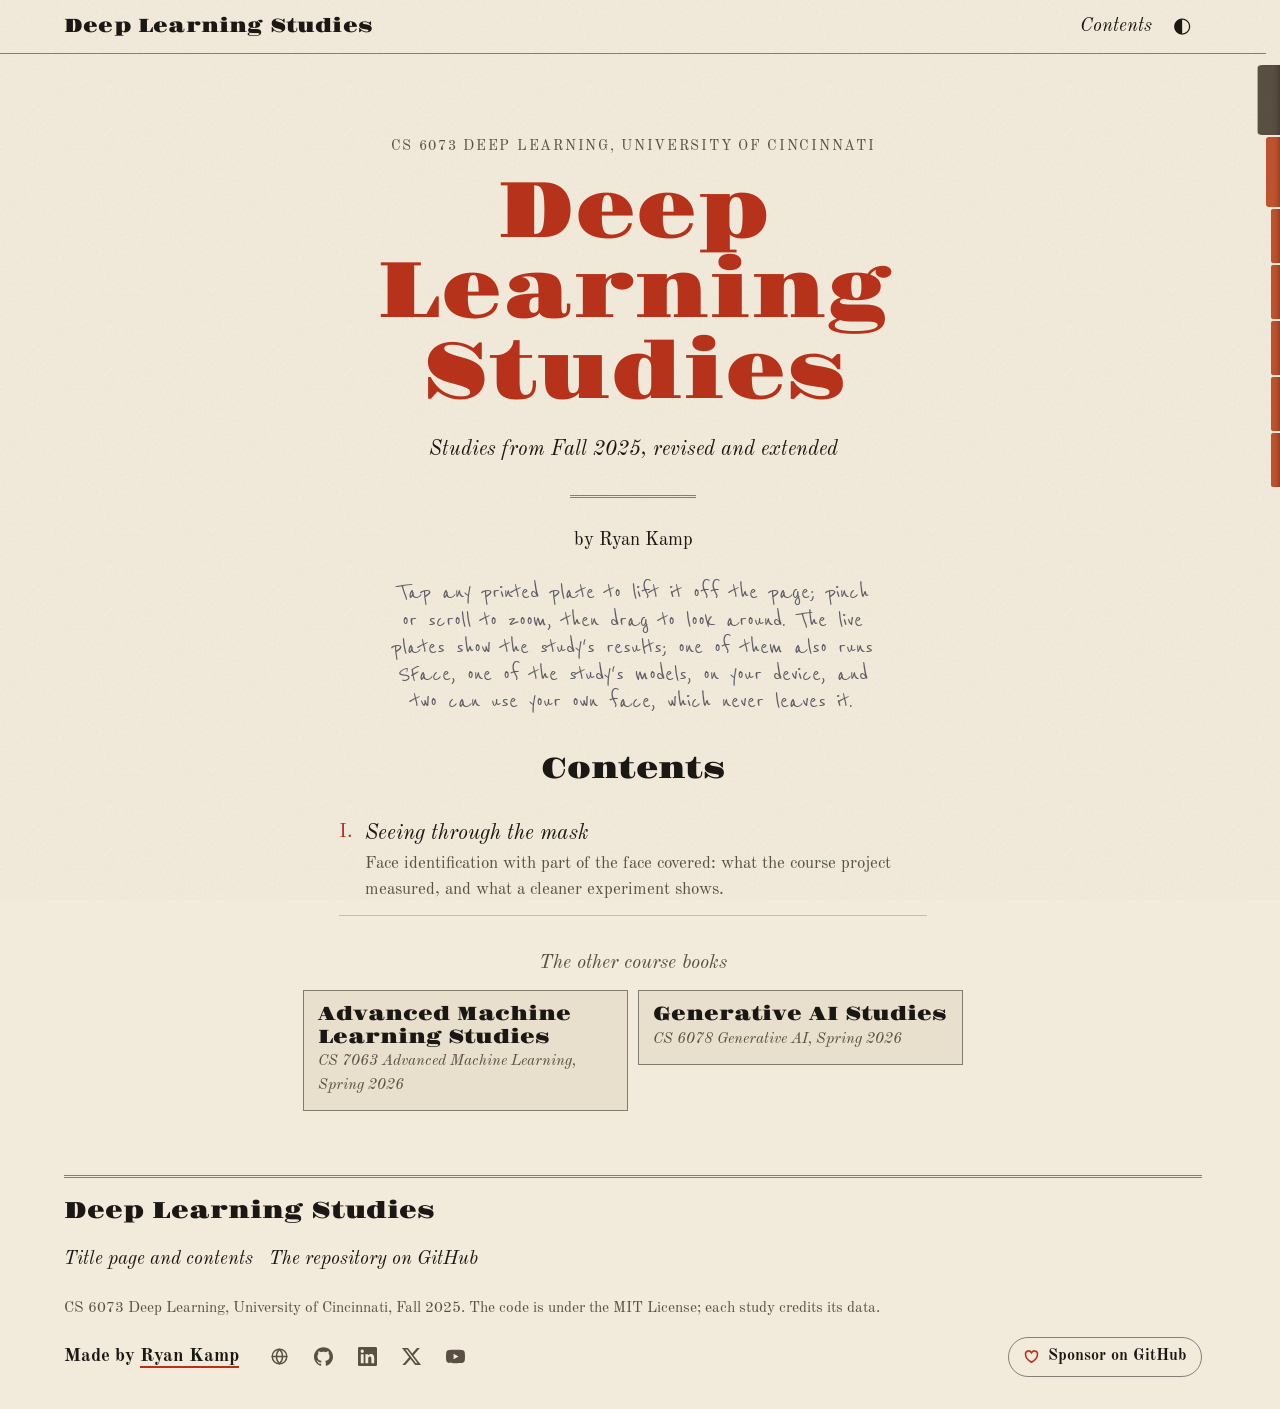
<file: docs/index.html>
<!doctype html>
<html lang="en" data-leaf="0">
<head>
<meta charset="utf-8">
<meta name="viewport" content="width=device-width, initial-scale=1">
<meta name="description" content="A project from CS 6073 Deep Learning, fall 2025, revised and extended: face identification with part of the face covered, what the course project measured, and what a cleaner experiment shows.">
<link rel="icon" href="data:image/svg+xml,%3Csvg%20xmlns%3D%27http%3A%2F%2Fwww.w3.org%2F2000%2Fsvg%27%20viewBox%3D%270%200%2032%2032%27%3E%3Crect%20width%3D%2732%27%20height%3D%2732%27%20rx%3D%274%27%20fill%3D%27%23f2ebdc%27%2F%3E%3Crect%20x%3D%276%27%20y%3D%276%27%20width%3D%2720%27%20height%3D%2720%27%20fill%3D%27%23c0532e%27%2F%3E%3C%2Fsvg%3E">
<link rel="canonical" href="https://ryanjosephkamp.github.io/deep-learning-studies/">
<meta property="og:type" content="website">
<meta property="og:site_name" content="Deep Learning Studies">
<meta property="og:title" content="Deep Learning Studies">
<meta property="og:description" content="A project from CS 6073 Deep Learning, fall 2025, revised and extended: face identification with part of the face covered, what the course project measured, and what a cleaner experiment shows.">
<meta property="og:url" content="https://ryanjosephkamp.github.io/deep-learning-studies/">
<meta property="og:image" content="https://ryanjosephkamp.github.io/deep-learning-studies/assets/share.png">
<meta property="og:image:width" content="1200">
<meta property="og:image:height" content="630">
<meta property="og:image:alt" content="The title page of Deep Learning Studies, by Ryan Kamp: the title in red on cream paper, with the course and the line Studies from Fall 2025, revised and extended.">
<meta name="twitter:card" content="summary_large_image">
<title>Deep Learning Studies</title>
<meta name="color-scheme" content="light dark">
<link rel="stylesheet" href="assets/book.css?v=6deddb8fa0">
<script src="assets/book.js?v=463cfb848d"></script>
</head>
<body>
<a class="skip" href="#main">Skip to the text</a>
<header class="head"><a class="brand" href="index.html">Deep Learning Studies</a>
<nav aria-label="Book"><a href="index.html#contents">Contents</a><button class="mode" type="button">◐</button></nav></header>
<nav class="edge" aria-label="Thumb index"><a href="index.html" style="--c:var(--ink-2)" aria-label="Contents" data-flag="Contents" aria-current="page"></a><a href="facial-recognition-under-occlusion-project/index.html" style="--c:#c0532e" aria-label="Chapter I: Seeing through the mask" data-flag="I · Seeing through the mask"></a><a class="sec" href="facial-recognition-under-occlusion-project/index.html#what-the-original-test-measured" style="--c:#c0532e" aria-label="Chapter I, section: What the original test measured" data-flag="❦ · What the original test measured" data-sec="what-the-original-test-measured"></a><a class="sec" href="facial-recognition-under-occlusion-project/index.html#a-cleaner-experiment" style="--c:#c0532e" aria-label="Chapter I, section: A cleaner experiment" data-flag="❦ · A cleaner experiment" data-sec="a-cleaner-experiment"></a><a class="sec" href="facial-recognition-under-occlusion-project/index.html#pretrained-models-degrade-gradually" style="--c:#c0532e" aria-label="Chapter I, section: Pretrained models degrade gradually" data-flag="❦ · Pretrained models degrade gradually" data-sec="pretrained-models-degrade-gradually"></a><a class="sec" href="facial-recognition-under-occlusion-project/index.html#what-the-projects-two-ideas-do" style="--c:#c0532e" aria-label="Chapter I, section: What the project’s two ideas do" data-flag="❦ · What the project’s two ideas do" data-sec="what-the-projects-two-ideas-do"></a><a class="sec" href="facial-recognition-under-occlusion-project/index.html#what-it-adds-up-to" style="--c:#c0532e" aria-label="Chapter I, section: What it adds up to" data-flag="❦ · What it adds up to" data-sec="what-it-adds-up-to"></a></nav>
<main id="main">
<section class="title-page">
<p class="kicker">CS 6073 Deep Learning, University of Cincinnati</p>
<h1 class="t">Deep Learning Studies</h1>
<p class="sub">Studies from Fall 2025, revised and extended</p>
<div class="rule"></div>
<p class="by">by Ryan Kamp</p>
</section>
<p class="how pencil">Tap any printed plate to lift it off the page; pinch or scroll to zoom, then drag to look around. The live plates show the study&#x27;s results; one of them also runs SFace, one of the study&#x27;s models, on your device, and two can use your own face, which never leaves it.</p>
<section class="contents" id="contents"><h2>Contents</h2><ol><li><a href="facial-recognition-under-occlusion-project/index.html"><span class="no">I.</span><span class="name"><em>Seeing through the mask</em></span><span class="sum">Face identification with part of the face covered: what the course project measured, and what a cleaner experiment shows.</span></a></li></ol></section>
<section class="others" aria-labelledby="others-h"><h2 id="others-h">The other course books</h2><ul><li><a href="https://ryanjosephkamp.github.io/advanced-ml-studies/"><span class="o-title">Advanced Machine Learning Studies</span><span class="o-course">CS 7063 Advanced Machine Learning, Spring 2026</span></a></li><li><a href="https://ryanjosephkamp.github.io/generative-ai-studies/"><span class="o-title">Generative AI Studies</span><span class="o-course">CS 6078 Generative AI, Spring 2026</span></a></li></ul></section>
</main>
<footer class="foot"><div class="foot-inner">
<p class="foot-title">Deep Learning Studies</p>
<nav aria-label="Book and source"><a href="index.html">Title page and contents</a><a href="https://github.com/ryanjosephkamp/deep-learning-studies">The repository on GitHub</a></nav>
<p class="fine">CS 6073 Deep Learning, University of Cincinnati, Fall 2025. The code is under the MIT License; each study credits its data.</p>
<div class="site-credit">
  <p class="site-credit-made">Made by <a href="https://ryanjosephkamp.github.io/">Ryan Kamp</a></p>
  <ul class="site-credit-social" aria-label="Ryan Kamp online">
    <li><a href="https://ryanjosephkamp.github.io/" aria-label="Ryan Kamp’s website" title="Website"><svg viewBox="0 0 24 24" aria-hidden="true" focusable="false"><g fill="none" stroke="currentColor" stroke-width="1.8" stroke-linecap="round" stroke-linejoin="round"><circle cx="12" cy="12" r="9.2"/><path d="M2.8 12h18.4M12 2.8c2.6 2.6 3.9 5.7 3.9 9.2s-1.3 6.6-3.9 9.2c-2.6-2.6-3.9-5.7-3.9-9.2S9.4 5.4 12 2.8Z"/></g></svg></a></li>
    <li><a href="https://github.com/ryanjosephkamp/" aria-label="Ryan Kamp on GitHub" title="GitHub"><svg viewBox="0 0 24 24" aria-hidden="true" focusable="false"><path fill="currentColor" d="M12 .297c-6.63 0-12 5.373-12 12 0 5.303 3.438 9.8 8.205 11.385.6.113.82-.258.82-.577 0-.285-.01-1.04-.015-2.04-3.338.724-4.042-1.61-4.042-1.61C4.422 18.07 3.633 17.7 3.633 17.7c-1.087-.744.084-.729.084-.729 1.205.084 1.838 1.236 1.838 1.236 1.07 1.835 2.809 1.305 3.495.998.108-.776.417-1.305.76-1.605-2.665-.3-5.466-1.332-5.466-5.93 0-1.31.465-2.38 1.235-3.22-.135-.303-.54-1.523.105-3.176 0 0 1.005-.322 3.3 1.23.96-.267 1.98-.399 3-.405 1.02.006 2.04.138 3 .405 2.28-1.552 3.285-1.23 3.285-1.23.645 1.653.24 2.873.12 3.176.765.84 1.23 1.91 1.23 3.22 0 4.61-2.805 5.625-5.475 5.92.42.36.81 1.096.81 2.22 0 1.606-.015 2.896-.015 3.286 0 .315.21.69.825.57C20.565 22.092 24 17.592 24 12.297c0-6.627-5.373-12-12-12"/></svg></a></li>
    <li><a href="https://www.linkedin.com/in/ryanjosephkamp/" aria-label="Ryan Kamp on LinkedIn" title="LinkedIn"><svg viewBox="0 0 24 24" aria-hidden="true" focusable="false"><path fill="currentColor" d="M20.447 20.452h-3.554v-5.569c0-1.328-.027-3.037-1.852-3.037-1.853 0-2.136 1.445-2.136 2.939v5.667H9.351V9h3.414v1.561h.046c.477-.9 1.637-1.85 3.37-1.85 3.601 0 4.267 2.37 4.267 5.455v6.286zM5.337 7.433a2.062 2.062 0 0 1-2.063-2.065 2.064 2.064 0 1 1 2.063 2.065zm1.782 13.019H3.555V9h3.564v11.452zM22.225 0H1.771C.792 0 0 .774 0 1.729v20.542C0 23.227.792 24 1.771 24h20.451C23.2 24 24 23.227 24 22.271V1.729C24 .774 23.2 0 22.222 0h.003z"/></svg></a></li>
    <li><a href="https://x.com/ryanjosephkamp" aria-label="Ryan Kamp on X" title="X"><svg viewBox="0 0 24 24" aria-hidden="true" focusable="false"><path fill="currentColor" d="M18.901 1.153h3.68l-8.04 9.19L24 22.846h-7.406l-5.8-7.584-6.638 7.584H.474l8.6-9.83L0 1.154h7.594l5.243 6.932ZM17.61 20.644h2.039L6.486 3.24H4.298Z"/></svg></a></li>
    <li><a href="https://m.youtube.com/@RyanJosephKamp" aria-label="Ryan Kamp on YouTube" title="YouTube"><svg viewBox="0 0 24 24" aria-hidden="true" focusable="false"><path fill="currentColor" d="M23.498 6.186a3.016 3.016 0 0 0-2.122-2.136C19.505 3.545 12 3.545 12 3.545s-7.505 0-9.377.505A3.017 3.017 0 0 0 .502 6.186C0 8.07 0 12 0 12s0 3.93.502 5.814a3.016 3.016 0 0 0 2.122 2.136c1.871.505 9.376.505 9.376.505s7.505 0 9.377-.505a3.015 3.015 0 0 0 2.122-2.136C24 15.93 24 12 24 12s0-3.93-.502-5.814zM9.545 15.568V8.432L15.818 12l-6.273 3.568z"/></svg></a></li>
  </ul>
  <a class="site-credit-sponsor" href="https://github.com/sponsors/ryanjosephkamp"><svg viewBox="0 0 20 20" aria-hidden="true" focusable="false"><path d="M10 16.8S3 12.6 3 7.6A3.6 3.6 0 0 1 10 6a3.6 3.6 0 0 1 7 1.6c0 5-7 9.2-7 9.2Z" fill="none" stroke="currentColor" stroke-width="1.8" stroke-linejoin="round"/></svg>Sponsor on GitHub</a>
</div>

</div></footer>
<div class="lifted" hidden role="dialog" aria-modal="true" aria-label="Plate">
<div class="bar"><span class="title"></span><button class="close" type="button" aria-label="Put the plate back">✕</button></div>
<div class="stage"><div class="sheet"></div></div>
<p class="lift-cap"></p>
</div>
</body>
</html>
</file>
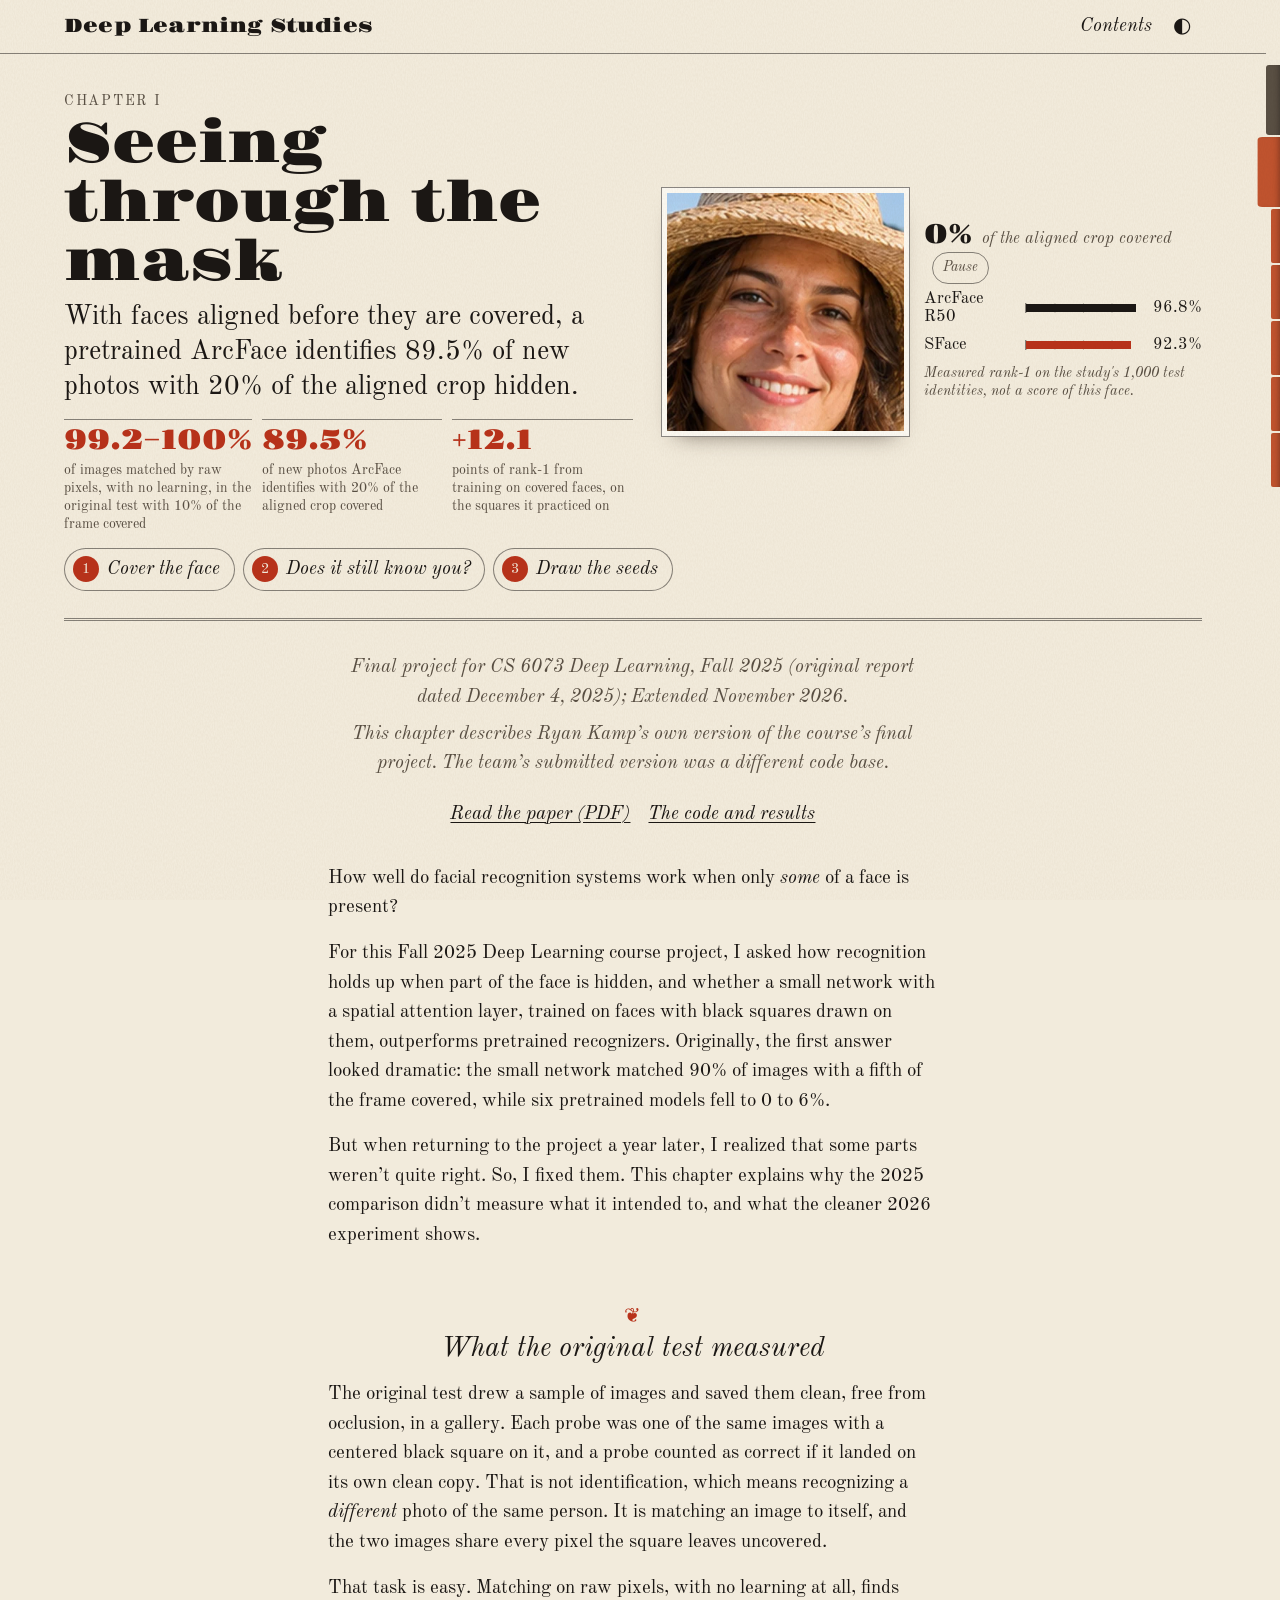
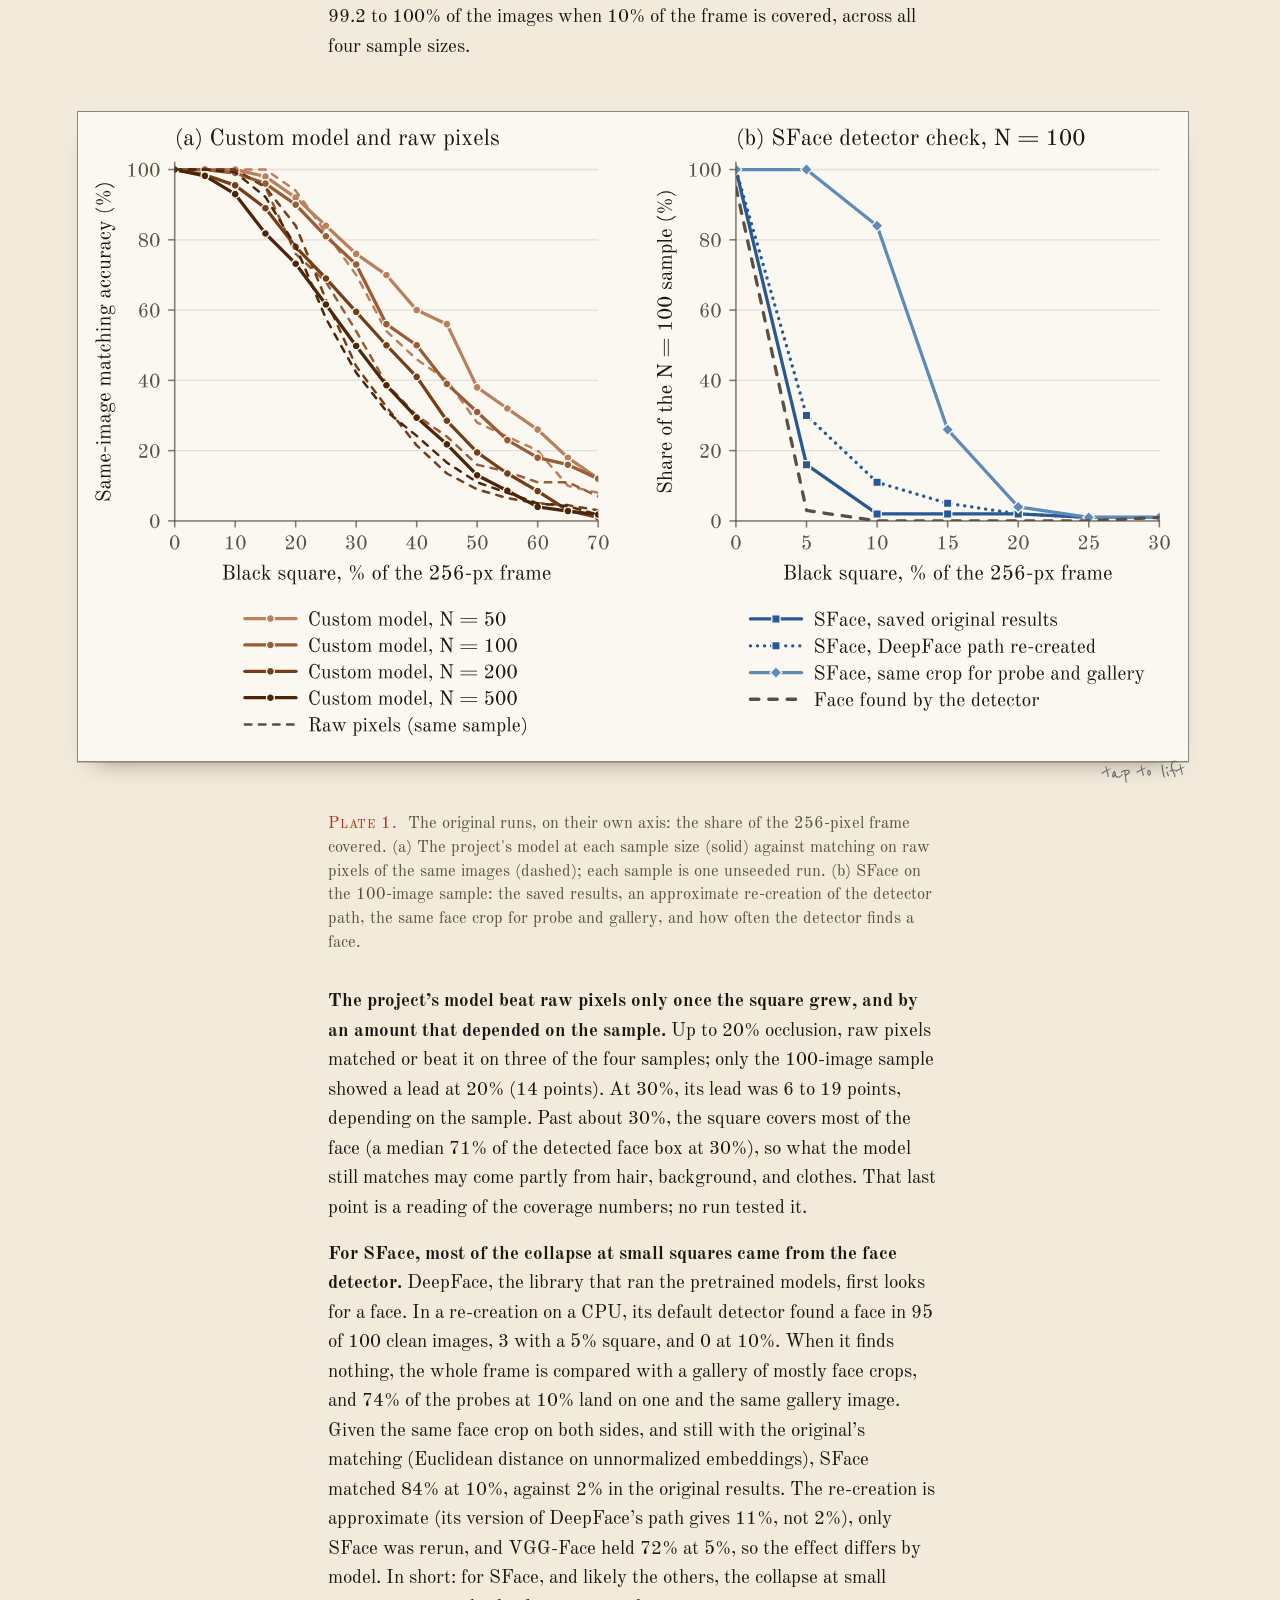
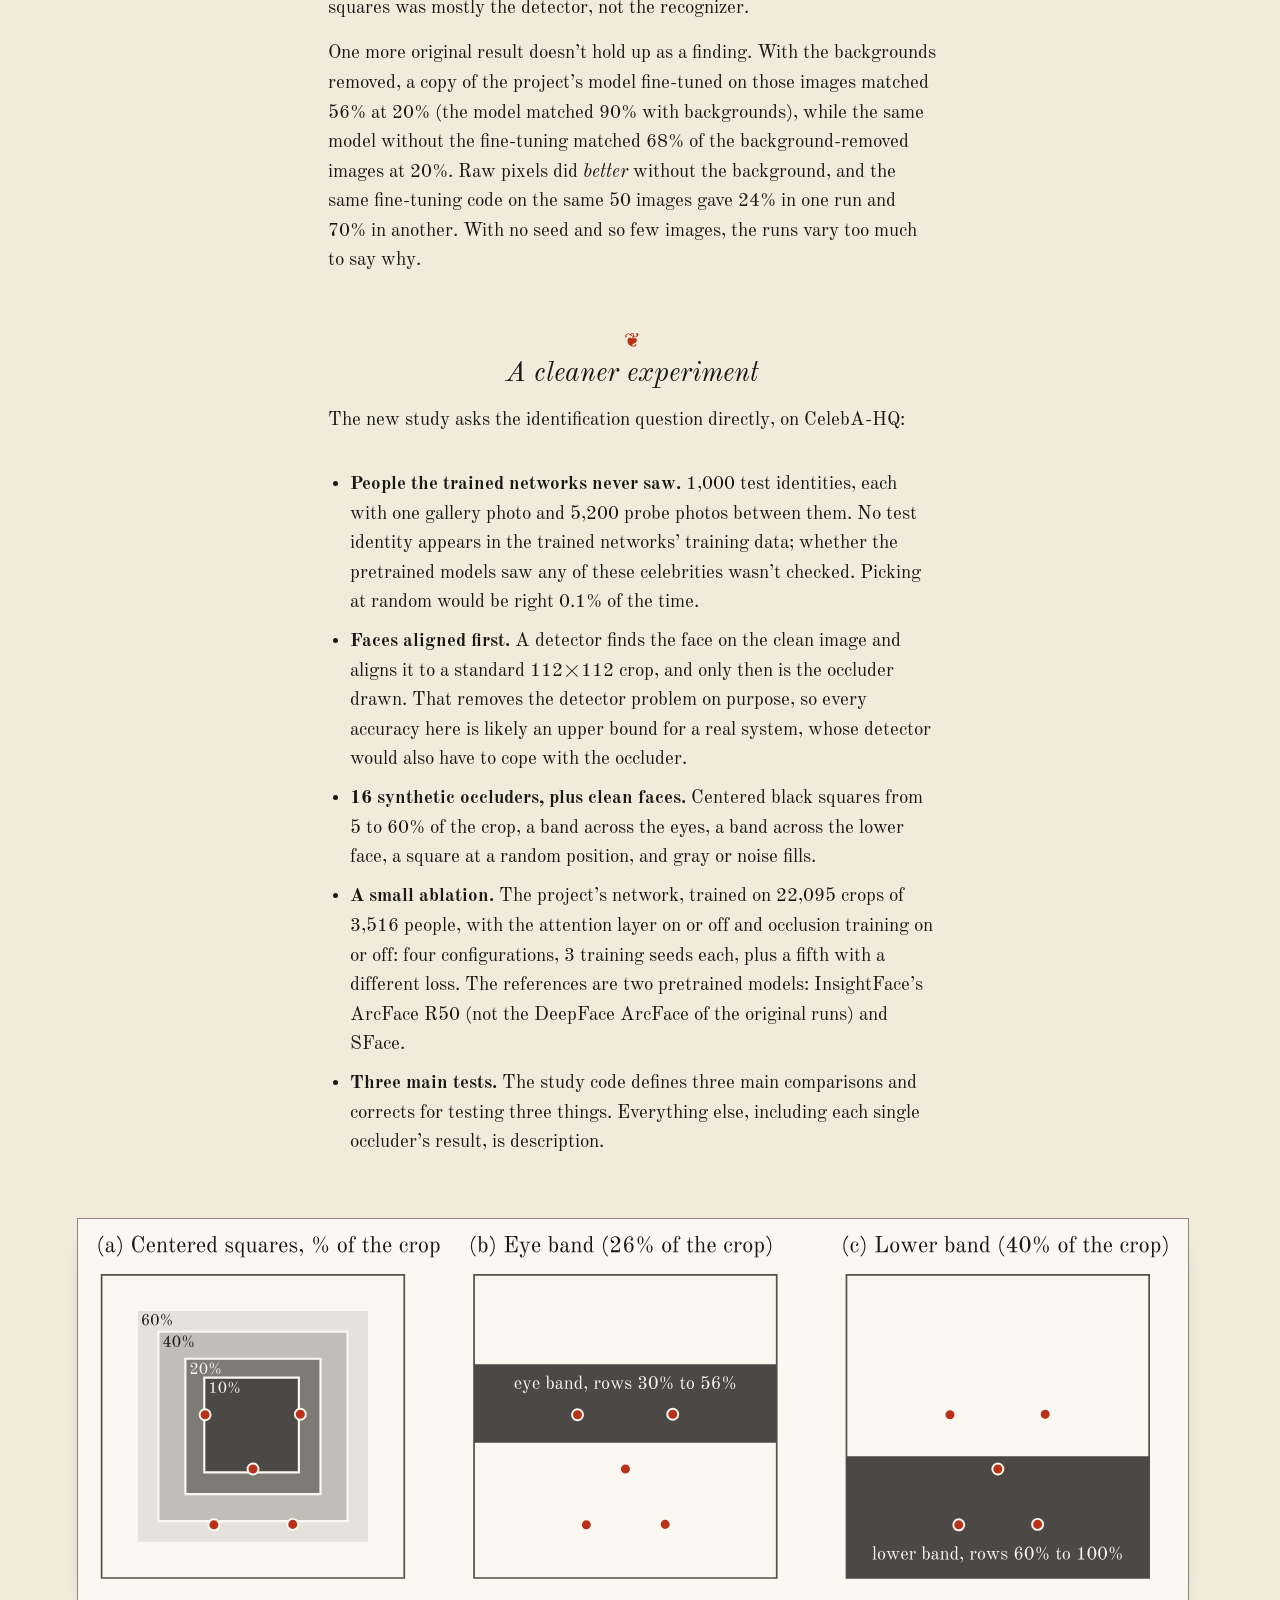
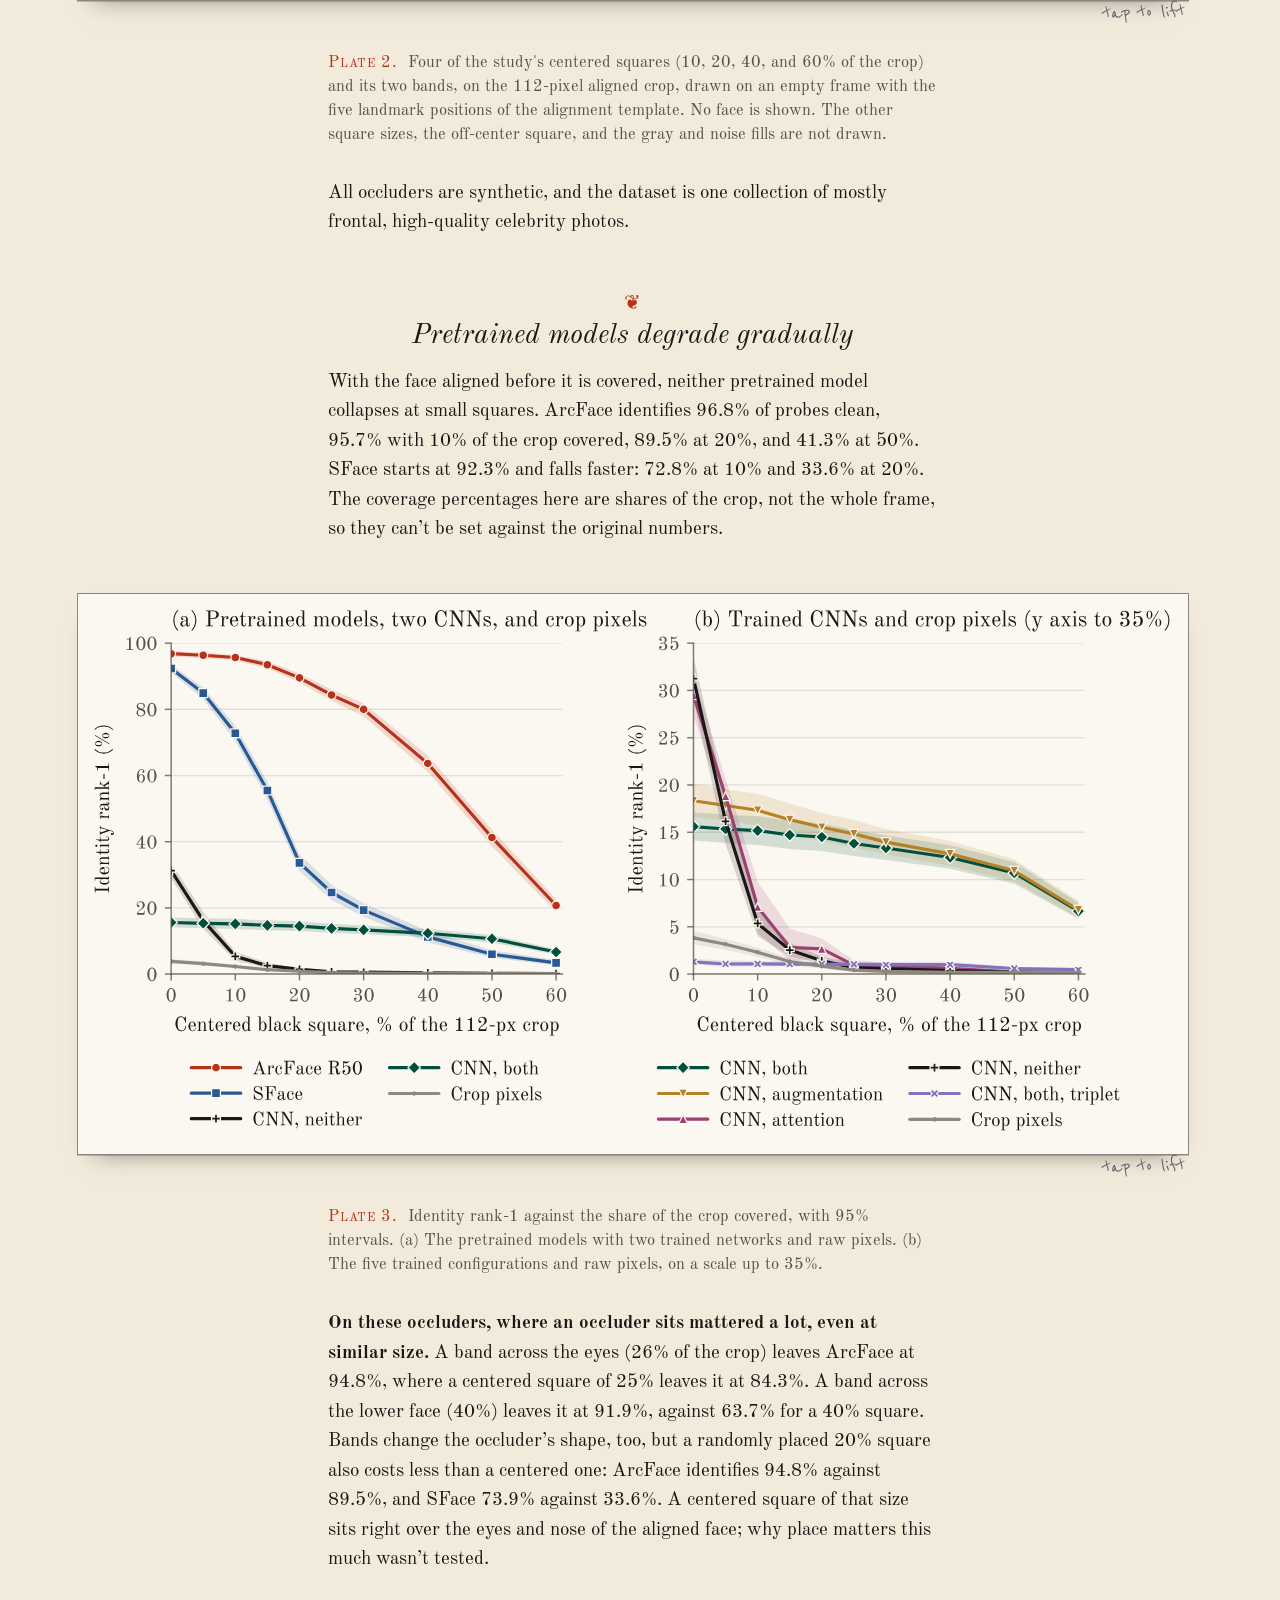
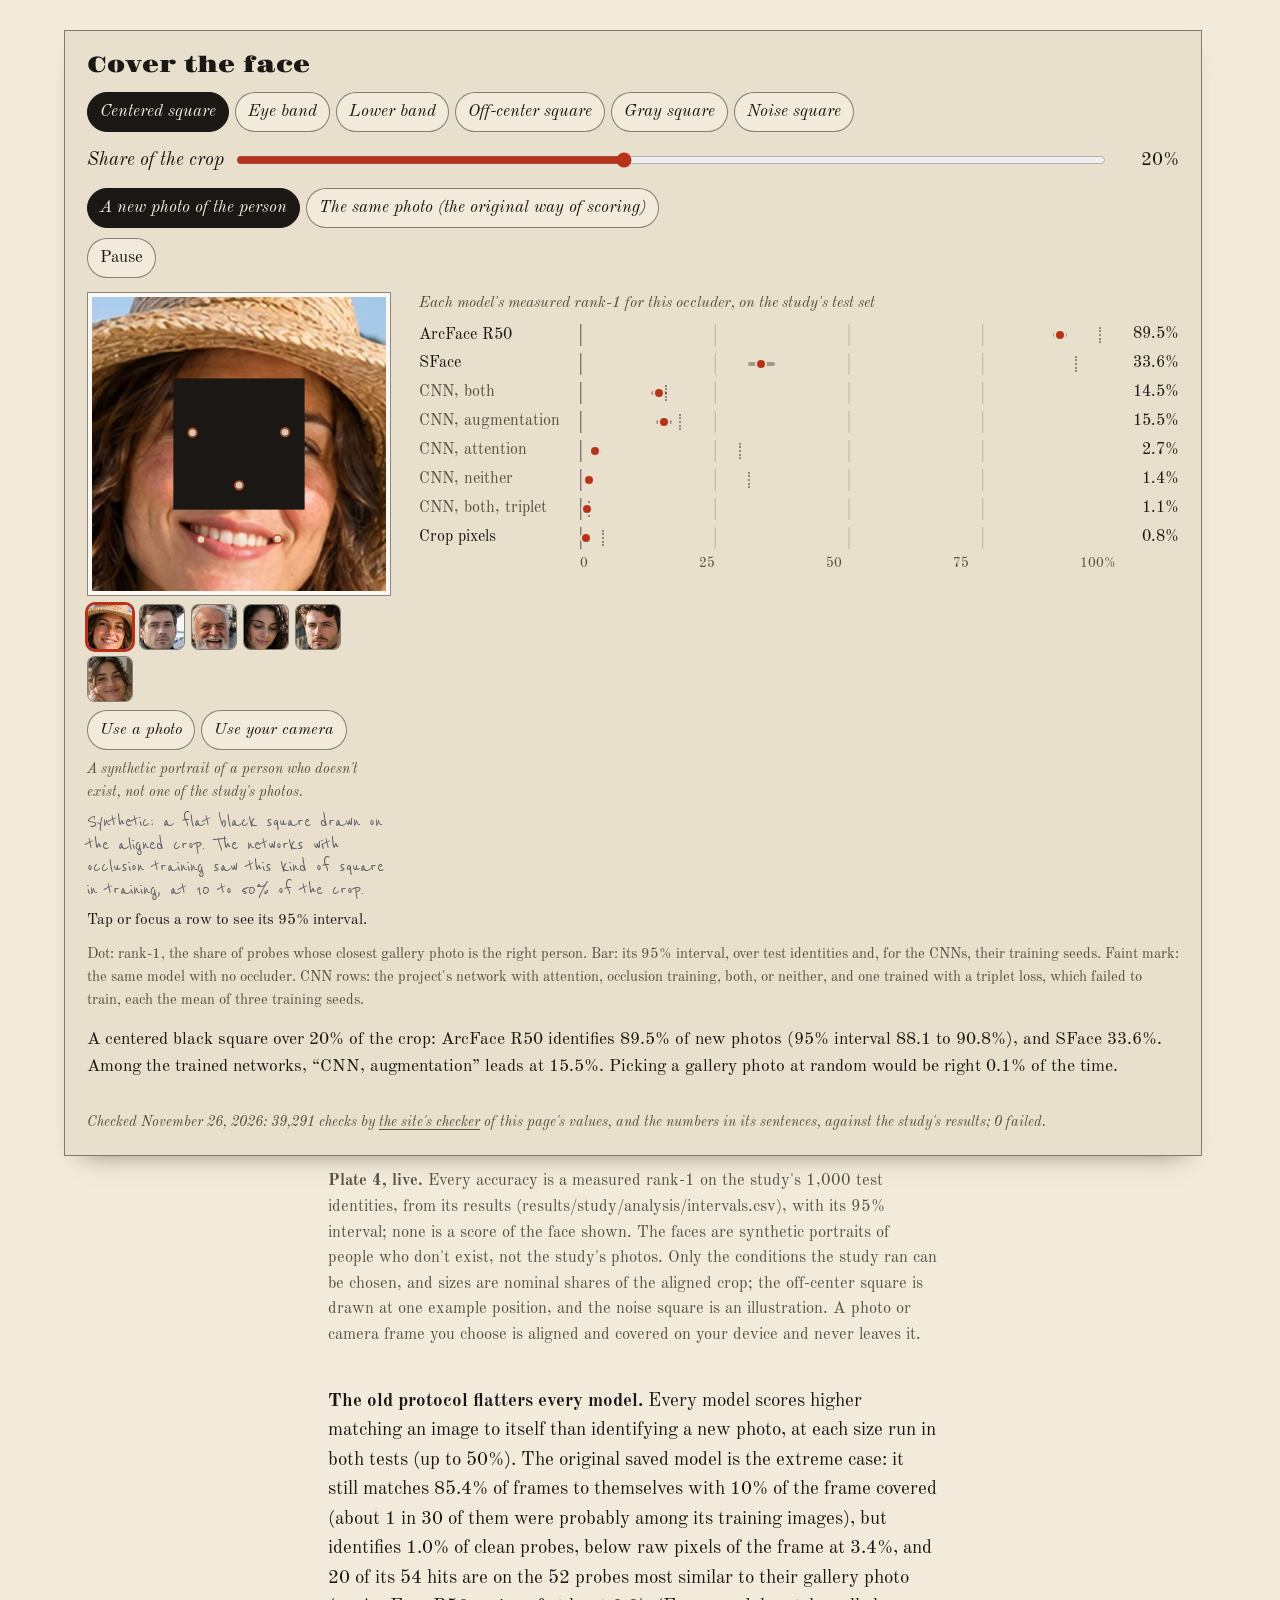
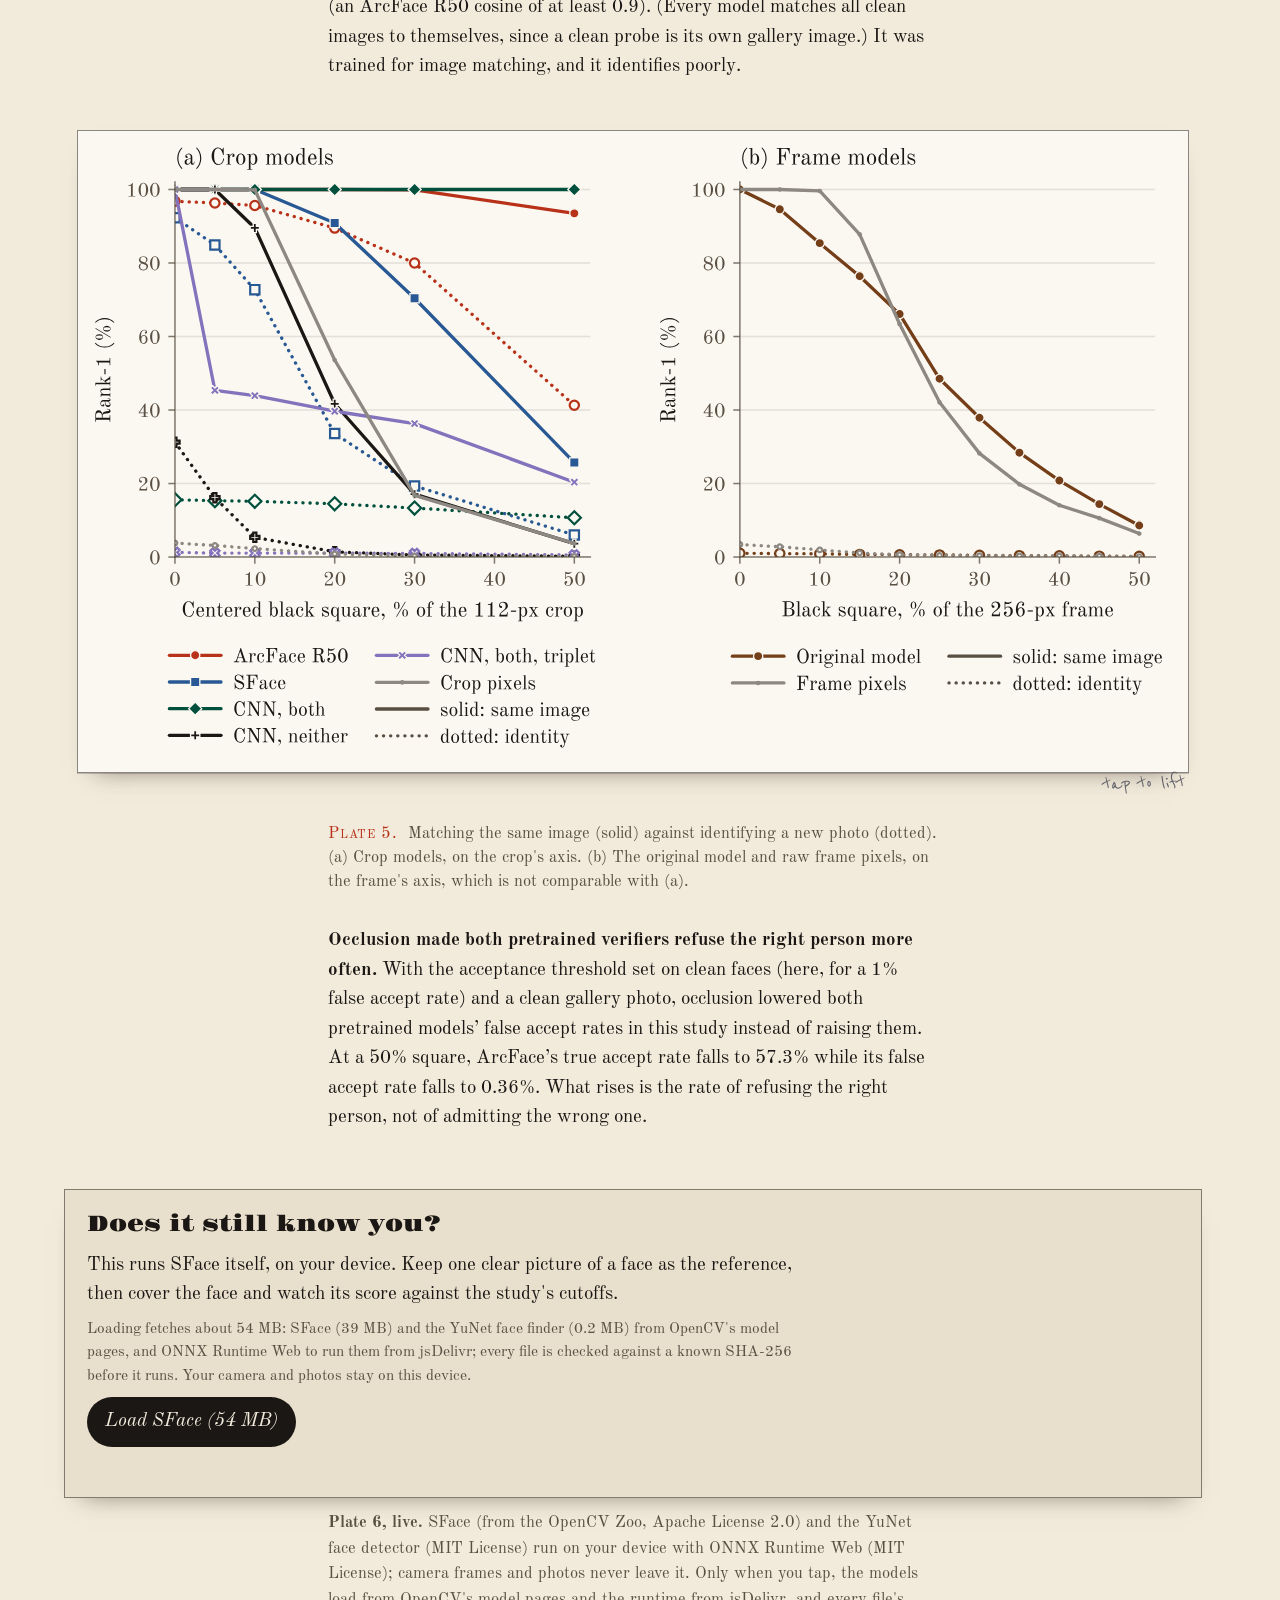
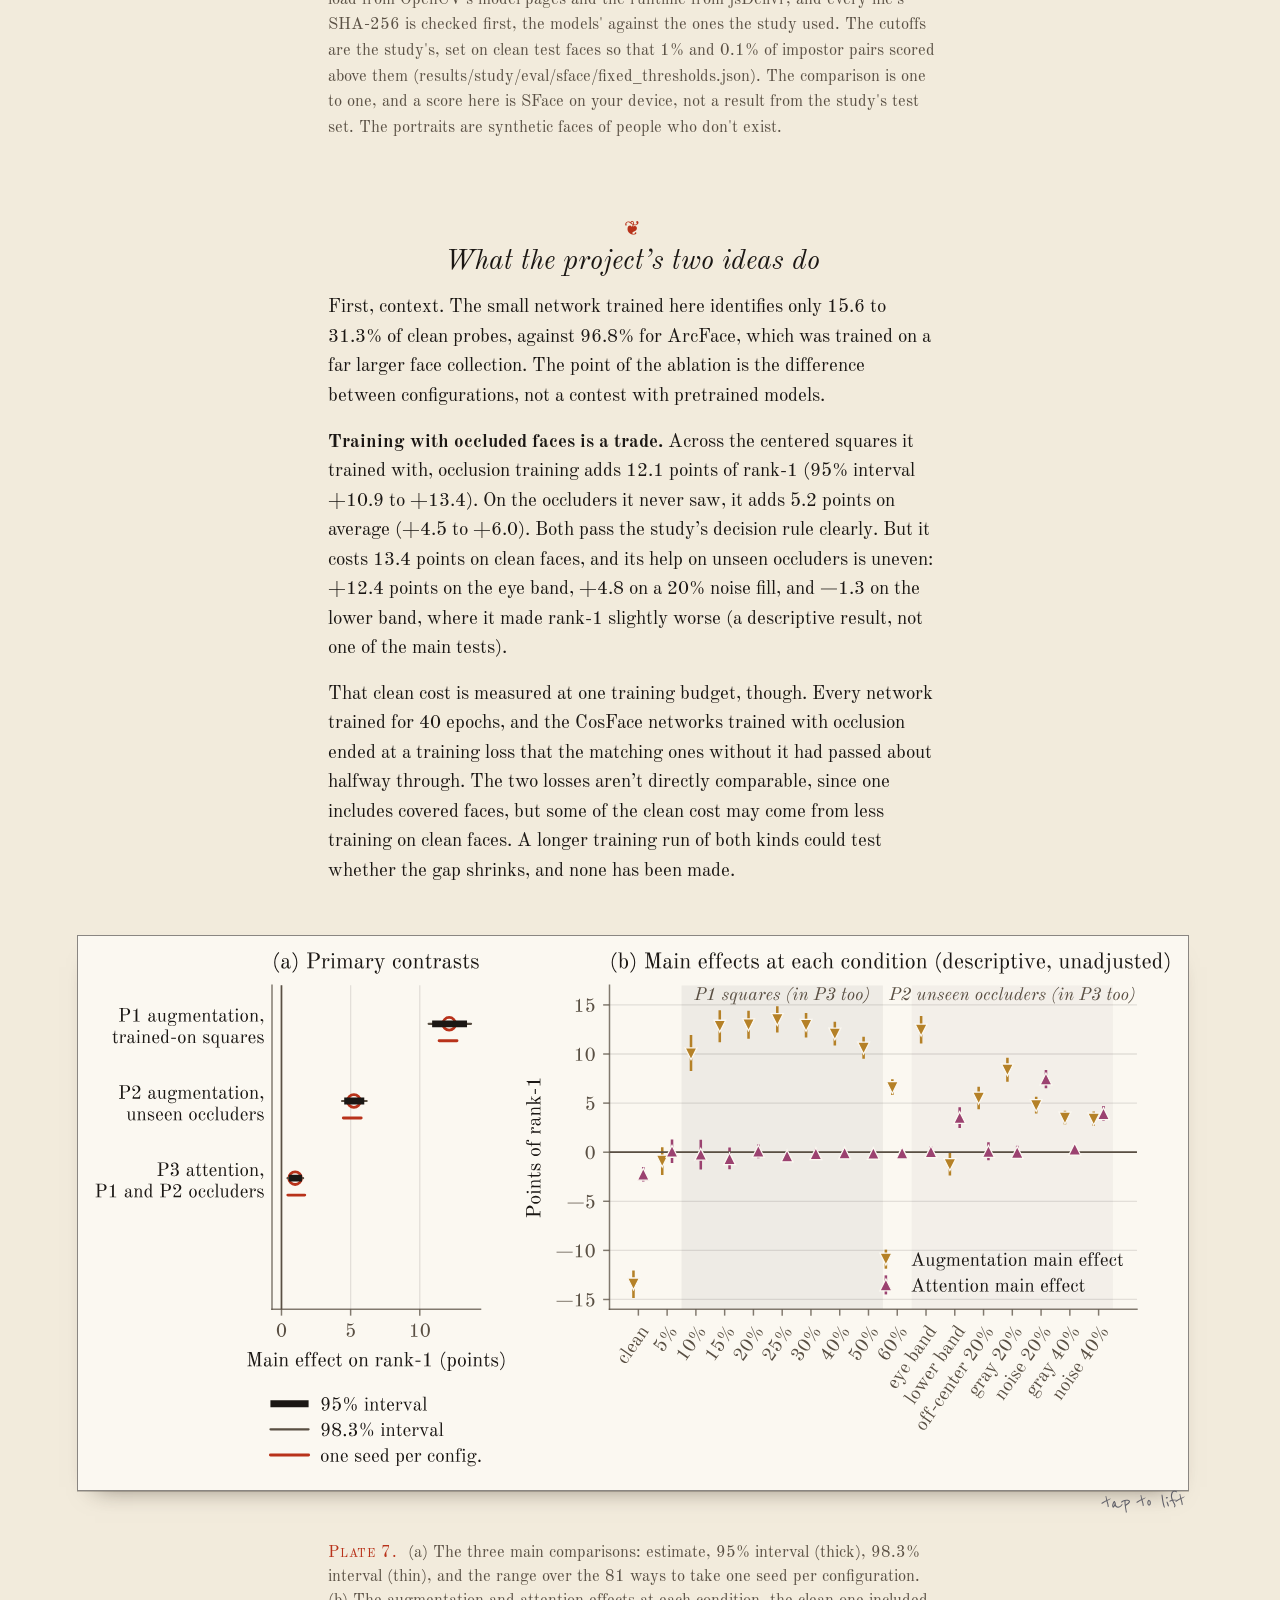
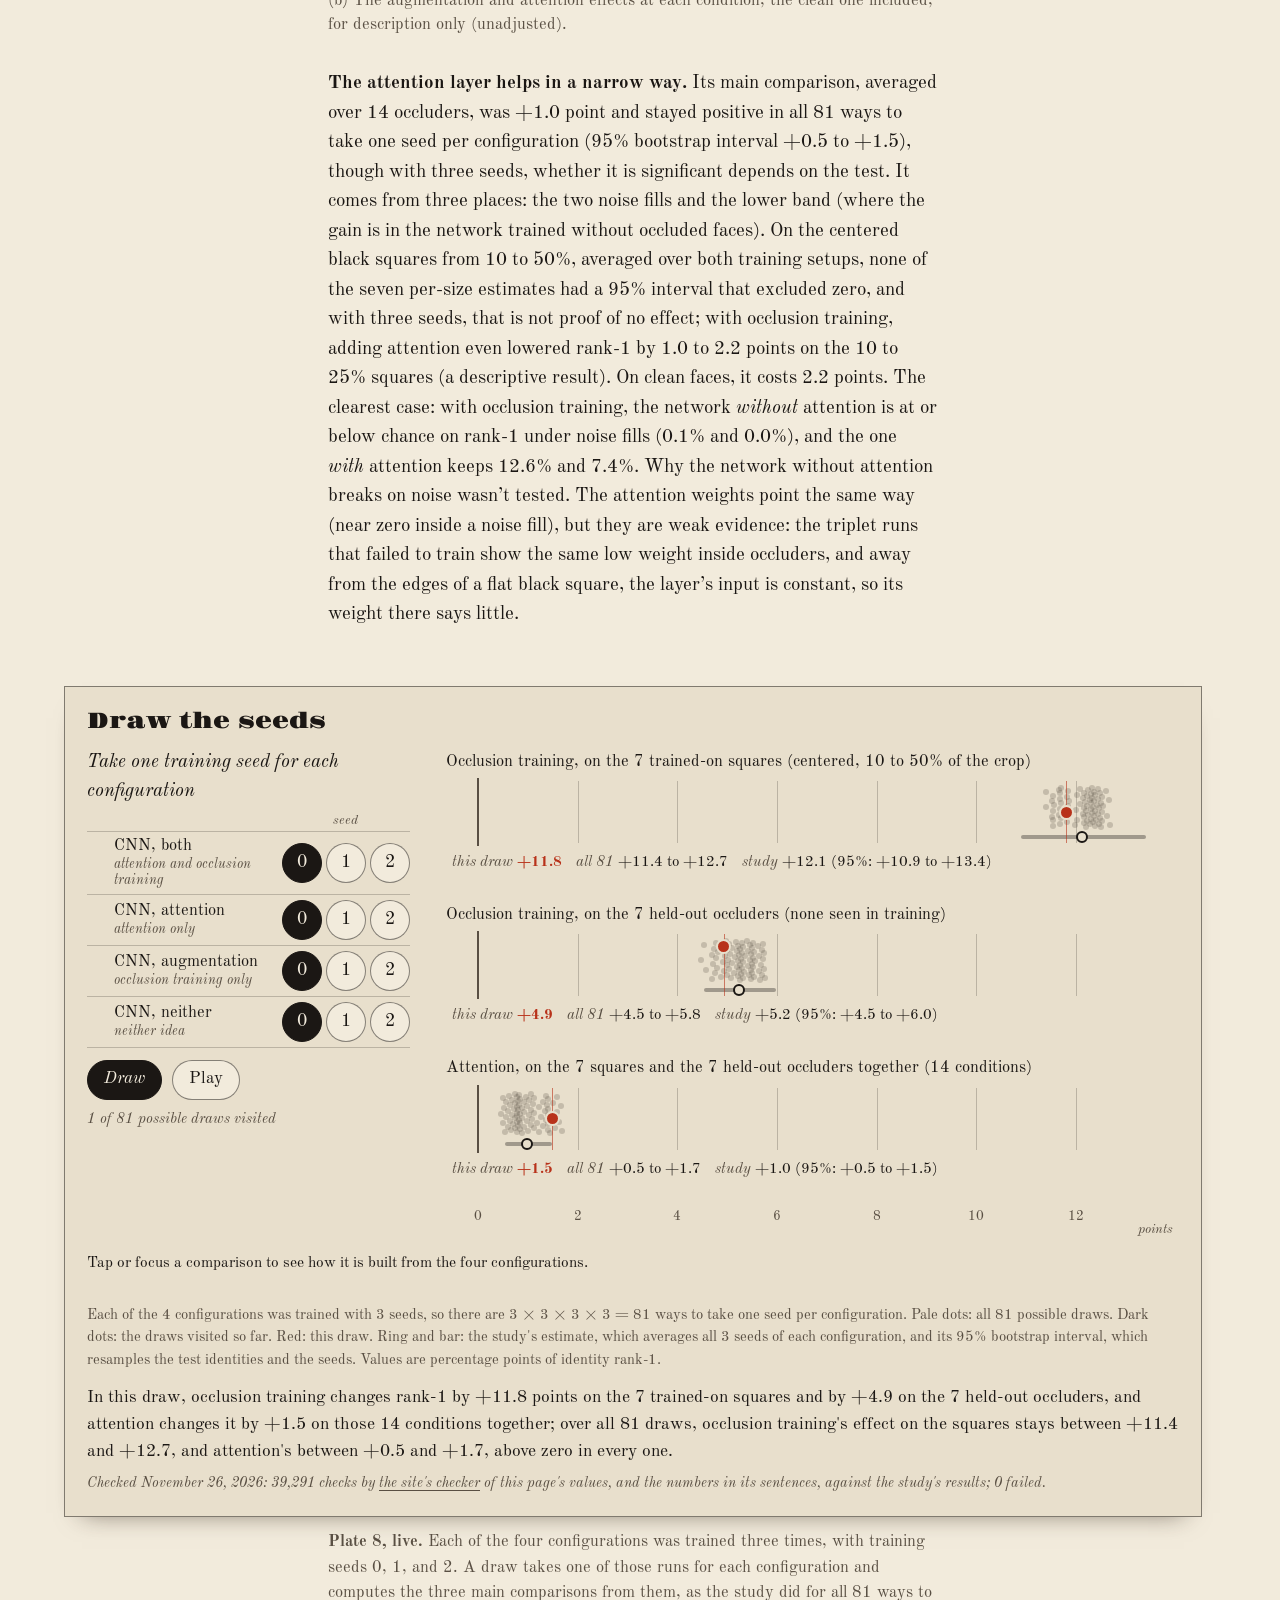
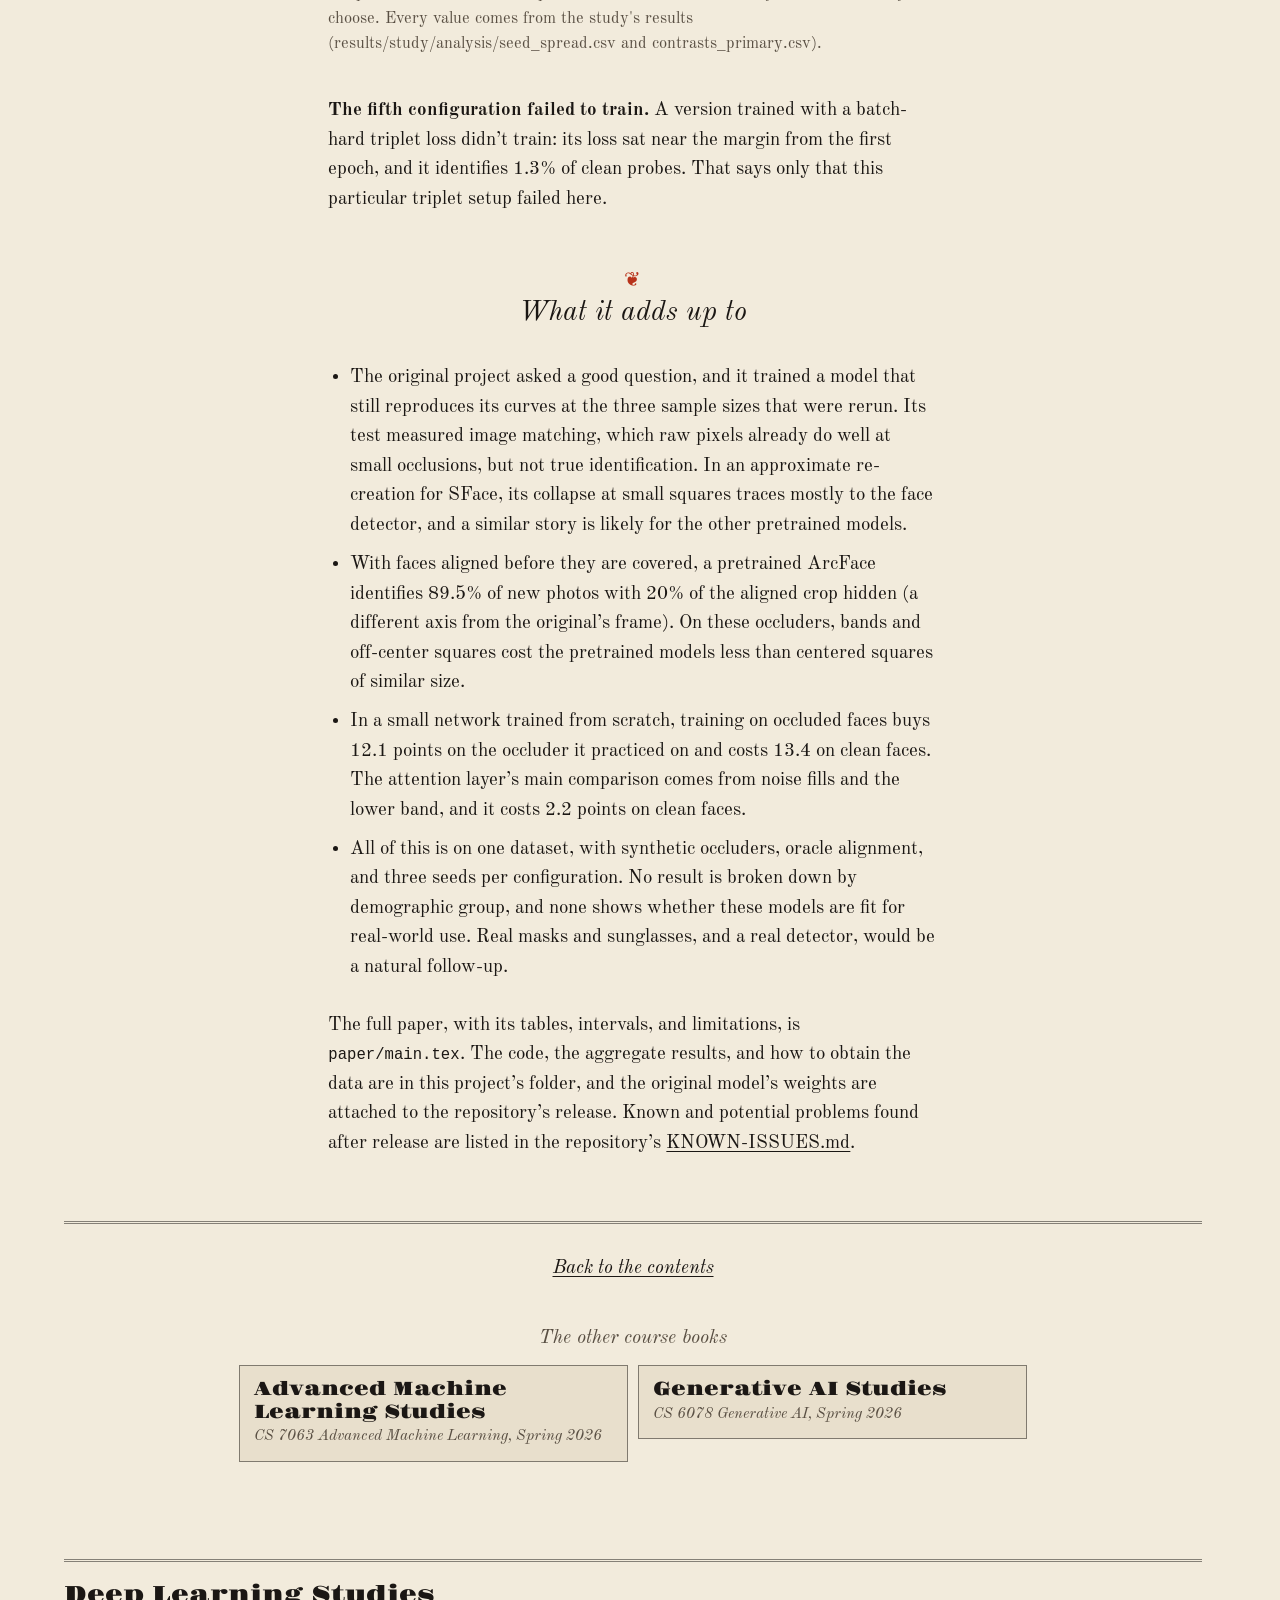
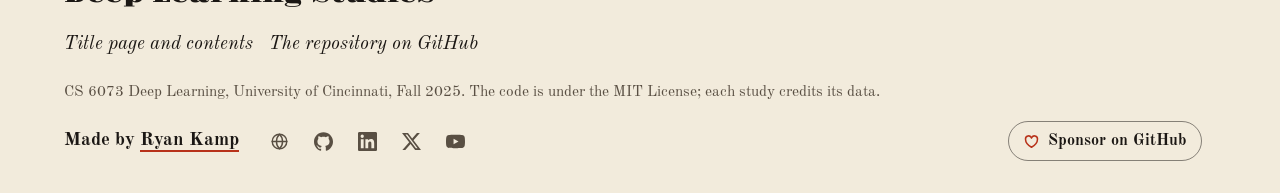
<file: docs/facial-recognition-under-occlusion-project/index.html>
<!doctype html>
<html lang="en" data-leaf="1">
<head>
<meta charset="utf-8">
<meta name="viewport" content="width=device-width, initial-scale=1">
<meta name="description" content="Face identification with part of the face covered: what the course project measured, and what a cleaner experiment shows.">
<link rel="icon" href="data:image/svg+xml,%3Csvg%20xmlns%3D%27http%3A%2F%2Fwww.w3.org%2F2000%2Fsvg%27%20viewBox%3D%270%200%2032%2032%27%3E%3Crect%20width%3D%2732%27%20height%3D%2732%27%20rx%3D%274%27%20fill%3D%27%23f2ebdc%27%2F%3E%3Crect%20x%3D%276%27%20y%3D%276%27%20width%3D%2720%27%20height%3D%2720%27%20fill%3D%27%23c0532e%27%2F%3E%3C%2Fsvg%3E">
<link rel="canonical" href="https://ryanjosephkamp.github.io/deep-learning-studies/facial-recognition-under-occlusion-project/">
<meta property="og:type" content="website">
<meta property="og:site_name" content="Deep Learning Studies">
<meta property="og:title" content="Seeing through the mask | Deep Learning Studies">
<meta property="og:description" content="Face identification with part of the face covered: what the course project measured, and what a cleaner experiment shows.">
<meta property="og:url" content="https://ryanjosephkamp.github.io/deep-learning-studies/facial-recognition-under-occlusion-project/">
<meta property="og:image" content="https://ryanjosephkamp.github.io/deep-learning-studies/assets/share.png">
<meta property="og:image:width" content="1200">
<meta property="og:image:height" content="630">
<meta property="og:image:alt" content="The title page of Deep Learning Studies, by Ryan Kamp: the title in red on cream paper, with the course and the line Studies from Fall 2025, revised and extended.">
<meta name="twitter:card" content="summary_large_image">
<title>Seeing through the mask | Deep Learning Studies</title>
<meta name="color-scheme" content="light dark">
<link rel="stylesheet" href="../assets/book.css?v=6deddb8fa0">
<script src="../assets/book.js?v=463cfb848d"></script>
</head>
<body>
<a class="skip" href="#main">Skip to the text</a>
<header class="head"><a class="brand" href="../index.html">Deep Learning Studies</a>
<nav aria-label="Book"><a href="../index.html#contents">Contents</a><button class="mode" type="button">◐</button></nav></header>
<nav class="edge" aria-label="Thumb index"><a href="../index.html" style="--c:var(--ink-2)" aria-label="Contents" data-flag="Contents"></a><a href="#main" style="--c:#c0532e" aria-label="Chapter I: Seeing through the mask" data-flag="I · Seeing through the mask" aria-current="page"></a><a class="sec" href="#what-the-original-test-measured" style="--c:#c0532e" aria-label="Chapter I, section: What the original test measured" data-flag="❦ · What the original test measured" data-sec="what-the-original-test-measured"></a><a class="sec" href="#a-cleaner-experiment" style="--c:#c0532e" aria-label="Chapter I, section: A cleaner experiment" data-flag="❦ · A cleaner experiment" data-sec="a-cleaner-experiment"></a><a class="sec" href="#pretrained-models-degrade-gradually" style="--c:#c0532e" aria-label="Chapter I, section: Pretrained models degrade gradually" data-flag="❦ · Pretrained models degrade gradually" data-sec="pretrained-models-degrade-gradually"></a><a class="sec" href="#what-the-projects-two-ideas-do" style="--c:#c0532e" aria-label="Chapter I, section: What the project’s two ideas do" data-flag="❦ · What the project’s two ideas do" data-sec="what-the-projects-two-ideas-do"></a><a class="sec" href="#what-it-adds-up-to" style="--c:#c0532e" aria-label="Chapter I, section: What it adds up to" data-flag="❦ · What it adds up to" data-sec="what-it-adds-up-to"></a></nav>
<main id="main">
<article class="chapter">
<header class="hero">
<div class="hero-text">
<p class="kicker">Chapter I</p>
<h1><em>Seeing through the mask</em></h1>
<p class="hero-line">With faces aligned before they are covered, a pretrained ArcFace identifies 89.5% of new photos with 20% of the aligned crop hidden.</p>
</div>
<figure class="hero-plate" aria-label="A face with a centered black square growing over it, beside ArcFace's and SFace's measured rank-1 at each size">
<div class="hero-crop"><img src="portraits/portrait-1.webp" alt="" width="112" height="112"><svg class="hero-occ" viewBox="0 0 112 112" aria-hidden="true"><rect class="hero-sq" x="56" y="56" width="0" height="0"/></svg></div>
<figcaption class="hero-read">
<p class="hero-size"><span class="hs-v">0%</span> <span class="hs-l">of the aligned crop covered</span><button class="hero-pause" type="button" aria-pressed="false">Pause</button></p>
<p class="hero-bar" data-m="arc"><span class="hb-n">ArcFace R50</span><span class="hb-t"><span class="hb-f" style="width:96.8077%"></span></span><span class="hb-v">96.8%</span></p>
<p class="hero-bar" data-m="sf"><span class="hb-n">SFace</span><span class="hb-t"><span class="hb-f" style="width:92.3269%"></span></span><span class="hb-v">92.3%</span></p>
<p class="hero-note">Measured rank-1 on the study's 1,000 test identities, not a score of this face.</p>
</figcaption>
<script type="application/json" class="hero-data">{"crop":112,"landmarks":[[38.2946,51.6963],[73.5318,51.5014],[56.0252,71.7366],[41.5493,92.3655],[70.7299,92.2041]],"steps":[{"size":0,"rect":null,"arc":"96.8","sf":"92.3","arcv":96.8077,"sfv":92.3269},{"size":5,"rect":[43,43,25,25],"arc":"96.3","sf":"84.9","arcv":96.3269,"sfv":84.9038},{"size":10,"rect":[38,38,35,35],"arc":"95.7","sf":"72.8","arcv":95.6538,"sfv":72.75},{"size":15,"rect":[34,34,43,43],"arc":"93.5","sf":"55.5","arcv":93.4808,"sfv":55.4808},{"size":20,"rect":[31,31,50,50],"arc":"89.5","sf":"33.6","arcv":89.5,"sfv":33.5962},{"size":25,"rect":[28,28,56,56],"arc":"84.3","sf":"24.7","arcv":84.3462,"sfv":24.6538},{"size":30,"rect":[25,25,61,61],"arc":"80.0","sf":"19.3","arcv":79.9808,"sfv":19.3269},{"size":40,"rect":[21,21,70,70],"arc":"63.7","sf":"11.3","arcv":63.6538,"sfv":11.25},{"size":50,"rect":[16,16,79,79],"arc":"41.3","sf":"6.0","arcv":41.2885,"sfv":6.0},{"size":60,"rect":[13,13,86,86],"arc":"20.7","sf":"3.4","arcv":20.7308,"sfv":3.4038}]}</script>
</figure>
<dl class="hero-numbers"><div class="hn"><dt data-n="px_10_lo">99.2–100%</dt><dd>of images matched by raw pixels, with no learning, in the original test with 10% of the frame covered</dd></div><div class="hn"><dt data-n="r1_arc_s20">89.5%</dt><dd>of new photos ArcFace identifies with 20% of the aligned crop covered</dd></div><div class="hn"><dt data-n="P1_abs">+12.1</dt><dd>points of rank-1 from training on covered faces, on the squares it practiced on</dd></div></dl>
<nav class="hero-chips" aria-label="Live plates on this page"><a href="#cover-the-face"><span class="chip-no">1</span>Cover the face</a><a href="#still-know-you"><span class="chip-no">2</span>Does it still know you?</a><a href="#seed-draws"><span class="chip-no">3</span>Draw the seeds</a></nav>
</header>
<div class="front"><p>Final project for CS 6073 Deep Learning, Fall 2025 (original report dated December 4, 2025); Extended November 2026.</p><p>This chapter describes Ryan Kamp’s own version of the course’s final project. The team’s submitted version was a different code base.</p></div>
<p class="papers"><a href="paper.pdf">Read the paper (PDF)</a><a href="https://github.com/ryanjosephkamp/deep-learning-studies/tree/main/facial-recognition-under-occlusion-project">The code and results</a></p>
<p>How well do facial recognition systems work when only <em>some</em> of a face is present?</p>
<p>For this Fall 2025 Deep Learning course project, I asked how recognition holds up when part of the face is hidden, and whether a small network with a spatial attention layer, trained on faces with black squares drawn on them, outperforms pretrained recognizers. Originally, the first answer looked dramatic: the small network matched 90% of images with a fifth of the frame covered, while six pretrained models fell to 0 to 6%.</p>
<p>But when returning to the project a year later, I realized that some parts weren’t quite right. So, I fixed them. This chapter explains why the 2025 comparison didn’t measure what it intended to, and what the cleaner 2026 experiment shows.</p>
<h2 id="what-the-original-test-measured">What the original test measured</h2>
<p>The original test drew a sample of images and saved them clean, free from occlusion, in a gallery. Each probe was one of the same images with a centered black square on it, and a probe counted as correct if it landed on its own clean copy. That is not identification, which means recognizing a <em>different</em> photo of the same person. It is matching an image to itself, and the two images share every pixel the square leaves uncovered.</p>
<p>That task is easy. Matching on raw pixels, with no learning at all, finds 99.2 to 100% of the images when 10% of the frame is covered, across all four sample sizes.</p>
<figure class="plate" id="plate-1">
<button class="lift" type="button" aria-label="Plate 1: Two line charts on the original runs&#x27; frame-coverage axis. (a) The project&#x27;s model and raw pixels at four sample sizes, falling as the square grows. (b) SFace&#x27;s saved results, the re-created detector path, the same face crop for probe and gallery, and how often the detector finds a face. Lift it off the page to look closer."><picture class="v-light"><source media="(max-width: 640px)" srcset="figures/site/fig_original.phone.light.svg" width="256" height="591"><img src="figures/site/fig_original.light.svg" alt="Two line charts on the original runs&#x27; frame-coverage axis. (a) The project&#x27;s model and raw pixels at four sample sizes, falling as the square grows. (b) SFace&#x27;s saved results, the re-created detector path, the same face crop for probe and gallery, and how often the detector finds a face." width="498" height="288" loading="lazy"></picture><picture class="v-dark"><source media="(max-width: 640px)" srcset="figures/site/fig_original.phone.dark.svg" width="256" height="591"><img src="figures/site/fig_original.dark.svg" alt="Two line charts on the original runs&#x27; frame-coverage axis. (a) The project&#x27;s model and raw pixels at four sample sizes, falling as the square grows. (b) SFace&#x27;s saved results, the re-created detector path, the same face crop for probe and gallery, and how often the detector finds a face." width="498" height="288" loading="lazy"></picture></button>
<p class="hint" aria-hidden="true">tap to lift</p>
<figcaption><b>Plate 1.</b> <span class="cap">The original runs, on their own axis: the share of the 256-pixel frame covered. (a) The project&#x27;s model at each sample size (solid) against matching on raw pixels of the same images (dashed); each sample is one unseeded run. (b) SFace on the 100-image sample: the saved results, an approximate re-creation of the detector path, the same face crop for probe and gallery, and how often the detector finds a face.</span></figcaption>
</figure>
<p><strong>The project’s model beat raw pixels only once the square grew, and by an amount that depended on the sample.</strong> Up to 20% occlusion, raw pixels matched or beat it on three of the four samples; only the 100-image sample showed a lead at 20% (14 points). At 30%, its lead was 6 to 19 points, depending on the sample. Past about 30%, the square covers most of the face (a median 71% of the detected face box at 30%), so what the model still matches may come partly from hair, background, and clothes. That last point is a reading of the coverage numbers; no run tested it.</p>
<p><strong>For SFace, most of the collapse at small squares came from the face detector.</strong> DeepFace, the library that ran the pretrained models, first looks for a face. In a re-creation on a CPU, its default detector found a face in 95 of 100 clean images, 3 with a 5% square, and 0 at 10%. When it finds nothing, the whole frame is compared with a gallery of mostly face crops, and 74% of the probes at 10% land on one and the same gallery image. Given the same face crop on both sides, and still with the original’s matching (Euclidean distance on unnormalized embeddings), SFace matched 84% at 10%, against 2% in the original results. The re-creation is approximate (its version of DeepFace’s path gives 11%, not 2%), only SFace was rerun, and VGG-Face held 72% at 5%, so the effect differs by model. In short: for SFace, and likely the others, the collapse at small squares was mostly the detector, not the recognizer.</p>
<p>One more original result doesn’t hold up as a finding. With the backgrounds removed, a copy of the project’s model fine-tuned on those images matched 56% at 20% (the model matched 90% with backgrounds), while the same model without the fine-tuning matched 68% of the background-removed images at 20%. Raw pixels did <em>better</em> without the background, and the same fine-tuning code on the same 50 images gave 24% in one run and 70% in another. With no seed and so few images, the runs vary too much to say why.</p>
<h2 id="a-cleaner-experiment">A cleaner experiment</h2>
<p>The new study asks the identification question directly, on CelebA-HQ:</p>
<ul><li><strong>People the trained networks never saw.</strong> 1,000 test identities, each with one gallery photo and 5,200 probe photos between them. No test identity appears in the trained networks’ training data; whether the pretrained models saw any of these celebrities wasn’t checked. Picking at random would be right 0.1% of the time.</li><li><strong>Faces aligned first.</strong> A detector finds the face on the clean image and aligns it to a standard 112×112 crop, and only then is the occluder drawn. That removes the detector problem on purpose, so every accuracy here is likely an upper bound for a real system, whose detector would also have to cope with the occluder.</li><li><strong>16 synthetic occluders, plus clean faces.</strong> Centered black squares from 5 to 60% of the crop, a band across the eyes, a band across the lower face, a square at a random position, and gray or noise fills.</li><li><strong>A small ablation.</strong> The project’s network, trained on 22,095 crops of 3,516 people, with the attention layer on or off and occlusion training on or off: four configurations, 3 training seeds each, plus a fifth with a different loss. The references are two pretrained models: InsightFace’s ArcFace R50 (not the DeepFace ArcFace of the original runs) and SFace.</li><li><strong>Three main tests.</strong> The study code defines three main comparisons and corrects for testing three things. Everything else, including each single occluder’s result, is description.</li></ul>
<figure class="plate" id="plate-2">
<button class="lift" type="button" aria-label="Plate 2: Three empty square frames with five landmark dots for the eyes, nose tip, and mouth corners: nested centered squares, a band across the eyes, and a band across the lower face. No face is shown. Lift it off the page to look closer."><picture class="v-light"><source media="(max-width: 640px)" srcset="figures/site/fig_occluders.phone.light.svg" width="259" height="483"><img src="figures/site/fig_occluders.light.svg" alt="Three empty square frames with five landmark dots for the eyes, nose tip, and mouth corners: nested centered squares, a band across the eyes, and a band across the lower face. No face is shown." width="504" height="167" loading="lazy"></picture><picture class="v-dark"><source media="(max-width: 640px)" srcset="figures/site/fig_occluders.phone.dark.svg" width="259" height="483"><img src="figures/site/fig_occluders.dark.svg" alt="Three empty square frames with five landmark dots for the eyes, nose tip, and mouth corners: nested centered squares, a band across the eyes, and a band across the lower face. No face is shown." width="504" height="167" loading="lazy"></picture></button>
<p class="hint" aria-hidden="true">tap to lift</p>
<figcaption><b>Plate 2.</b> <span class="cap">Four of the study&#x27;s centered squares (10, 20, 40, and 60% of the crop) and its two bands, on the 112-pixel aligned crop, drawn on an empty frame with the five landmark positions of the alignment template. No face is shown. The other square sizes, the off-center square, and the gray and noise fills are not drawn.</span></figcaption>
</figure>
<p>All occluders are synthetic, and the dataset is one collection of mostly frontal, high-quality celebrity photos.</p>
<h2 id="pretrained-models-degrade-gradually">Pretrained models degrade gradually</h2>
<p>With the face aligned before it is covered, neither pretrained model collapses at small squares. ArcFace identifies 96.8% of probes clean, 95.7% with 10% of the crop covered, 89.5% at 20%, and 41.3% at 50%. SFace starts at 92.3% and falls faster: 72.8% at 10% and 33.6% at 20%. The coverage percentages here are shares of the crop, not the whole frame, so they can’t be set against the original numbers.</p>
<figure class="plate" id="plate-3">
<button class="lift" type="button" aria-label="Plate 3: Two line charts of identity rank-1 against the share of the crop covered by a centered black square, with interval bands. (a) ArcFace falls gradually and SFace faster, while the trained networks stay low. (b) The trained networks on a scale up to 35 percent. Lift it off the page to look closer."><picture class="v-light"><source media="(max-width: 640px)" srcset="figures/site/fig_squares.phone.light.svg" width="258" height="533"><img src="figures/site/fig_squares.light.svg" alt="Two line charts of identity rank-1 against the share of the crop covered by a centered black square, with interval bands. (a) ArcFace falls gradually and SFace faster, while the trained networks stay low. (b) The trained networks on a scale up to 35 percent." width="516" height="256" loading="lazy"></picture><picture class="v-dark"><source media="(max-width: 640px)" srcset="figures/site/fig_squares.phone.dark.svg" width="258" height="533"><img src="figures/site/fig_squares.dark.svg" alt="Two line charts of identity rank-1 against the share of the crop covered by a centered black square, with interval bands. (a) ArcFace falls gradually and SFace faster, while the trained networks stay low. (b) The trained networks on a scale up to 35 percent." width="516" height="256" loading="lazy"></picture></button>
<p class="hint" aria-hidden="true">tap to lift</p>
<figcaption><b>Plate 3.</b> <span class="cap">Identity rank-1 against the share of the crop covered, with 95% intervals. (a) The pretrained models with two trained networks and raw pixels. (b) The five trained configurations and raw pixels, on a scale up to 35%.</span></figcaption>
</figure>
<p><strong>On these occluders, where an occluder sits mattered a lot, even at similar size.</strong> A band across the eyes (26% of the crop) leaves ArcFace at 94.8%, where a centered square of 25% leaves it at 84.3%. A band across the lower face (40%) leaves it at 91.9%, against 63.7% for a 40% square. Bands change the occluder’s shape, too, but a randomly placed 20% square also costs less than a centered one: ArcFace identifies 94.8% against 89.5%, and SFace 73.9% against 33.6%. A centered square of that size sits right over the eyes and nose of the aligned face; why place matters this much wasn’t tested.</p>
<figure class="plate-live" id="cover-the-face" data-demo="faces" data-src="data/faces.json?v=5f3369f7db" tabindex="0" aria-label="Plate 4, live: Cover the face">
<div class="plate-live-stage"><h3>Cover the face</h3></div>
<figcaption><b>Plate 4, live.</b> Every accuracy is a measured rank-1 on the study&#x27;s 1,000 test identities, from its results (results/study/analysis/intervals.csv), with its 95% interval; none is a score of the face shown. The faces are synthetic portraits of people who don&#x27;t exist, not the study&#x27;s photos. Only the conditions the study ran can be chosen, and sizes are nominal shares of the aligned crop; the off-center square is drawn at one example position, and the noise square is an illustration. A photo or camera frame you choose is aligned and covered on your device and never leaves it.</figcaption>
</figure>
<p><strong>The old protocol flatters every model.</strong> Every model scores higher matching an image to itself than identifying a new photo, at each size run in both tests (up to 50%). The original saved model is the extreme case: it still matches 85.4% of frames to themselves with 10% of the frame covered (about 1 in 30 of them were probably among its training images), but identifies 1.0% of clean probes, below raw pixels of the frame at 3.4%, and 20 of its 54 hits are on the 52 probes most similar to their gallery photo (an ArcFace R50 cosine of at least 0.9). (Every model matches all clean images to themselves, since a clean probe is its own gallery image.) It was trained for image matching, and it identifies poorly.</p>
<figure class="plate" id="plate-5">
<button class="lift" type="button" aria-label="Plate 5: Two line charts comparing matching the same image (solid lines) with identifying a new photo (dotted lines) as the square grows; each solid line stays above its dotted one. (a) Crop models. (b) The original model and frame pixels on the frame&#x27;s axis. Lift it off the page to look closer."><picture class="v-light"><source media="(max-width: 640px)" srcset="figures/site/fig_gap.phone.light.svg" width="257" height="562"><img src="figures/site/fig_gap.light.svg" alt="Two line charts comparing matching the same image (solid lines) with identifying a new photo (dotted lines) as the square grows; each solid line stays above its dotted one. (a) Crop models. (b) The original model and frame pixels on the frame&#x27;s axis." width="493" height="281" loading="lazy"></picture><picture class="v-dark"><source media="(max-width: 640px)" srcset="figures/site/fig_gap.phone.dark.svg" width="257" height="562"><img src="figures/site/fig_gap.dark.svg" alt="Two line charts comparing matching the same image (solid lines) with identifying a new photo (dotted lines) as the square grows; each solid line stays above its dotted one. (a) Crop models. (b) The original model and frame pixels on the frame&#x27;s axis." width="493" height="281" loading="lazy"></picture></button>
<p class="hint" aria-hidden="true">tap to lift</p>
<figcaption><b>Plate 5.</b> <span class="cap">Matching the same image (solid) against identifying a new photo (dotted). (a) Crop models, on the crop&#x27;s axis. (b) The original model and raw frame pixels, on the frame&#x27;s axis, which is not comparable with (a).</span></figcaption>
</figure>
<p><strong>Occlusion made both pretrained verifiers refuse the right person more often.</strong> With the acceptance threshold set on clean faces (here, for a 1% false accept rate) and a clean gallery photo, occlusion lowered both pretrained models’ false accept rates in this study instead of raising them. At a 50% square, ArcFace’s true accept rate falls to 57.3% while its false accept rate falls to 0.36%. What rises is the rate of refusing the right person, not of admitting the wrong one.</p>
<figure class="plate-live" id="still-know-you" data-demo="sface" data-src="data/sface.json?v=01eabd0801" tabindex="0" aria-label="Plate 6, live: Does it still know you?">
<div class="plate-live-stage"><h3>Does it still know you?</h3></div>
<figcaption><b>Plate 6, live.</b> SFace (from the OpenCV Zoo, Apache License 2.0) and the YuNet face detector (MIT License) run on your device with ONNX Runtime Web (MIT License); camera frames and photos never leave it. Only when you tap, the models load from OpenCV&#x27;s model pages and the runtime from jsDelivr, and every file&#x27;s SHA-256 is checked first, the models&#x27; against the ones the study used. The cutoffs are the study&#x27;s, set on clean test faces so that 1% and 0.1% of impostor pairs scored above them (results/study/eval/sface/fixed_thresholds.json). The comparison is one to one, and a score here is SFace on your device, not a result from the study&#x27;s test set. The portraits are synthetic faces of people who don&#x27;t exist.</figcaption>
</figure>
<h2 id="what-the-projects-two-ideas-do">What the project’s two ideas do</h2>
<p>First, context. The small network trained here identifies only 15.6 to 31.3% of clean probes, against 96.8% for ArcFace, which was trained on a far larger face collection. The point of the ablation is the difference between configurations, not a contest with pretrained models.</p>
<p><strong>Training with occluded faces is a trade.</strong> Across the centered squares it trained with, occlusion training adds 12.1 points of rank-1 (95% interval +10.9 to +13.4). On the occluders it never saw, it adds 5.2 points on average (+4.5 to +6.0). Both pass the study’s decision rule clearly. But it costs 13.4 points on clean faces, and its help on unseen occluders is uneven: +12.4 points on the eye band, +4.8 on a 20% noise fill, and −1.3 on the lower band, where it made rank-1 slightly worse (a descriptive result, not one of the main tests).</p>
<p>That clean cost is measured at one training budget, though. Every network trained for 40 epochs, and the CosFace networks trained with occlusion ended at a training loss that the matching ones without it had passed about halfway through. The two losses aren’t directly comparable, since one includes covered faces, but some of the clean cost may come from less training on clean faces. A longer training run of both kinds could test whether the gap shrinks, and none has been made.</p>
<figure class="plate" id="plate-7">
<button class="lift" type="button" aria-label="Plate 7: (a) The three main comparisons, with their intervals, all above zero. (b) The augmentation and attention effects at each condition, with intervals. Lift it off the page to look closer."><picture class="v-light"><source media="(max-width: 640px)" srcset="figures/site/fig_contrasts.phone.light.svg" width="258" height="533"><img src="figures/site/fig_contrasts.light.svg" alt="(a) The three main comparisons, with their intervals, all above zero. (b) The augmentation and attention effects at each condition, with intervals." width="514" height="252" loading="lazy"></picture><picture class="v-dark"><source media="(max-width: 640px)" srcset="figures/site/fig_contrasts.phone.dark.svg" width="258" height="533"><img src="figures/site/fig_contrasts.dark.svg" alt="(a) The three main comparisons, with their intervals, all above zero. (b) The augmentation and attention effects at each condition, with intervals." width="514" height="252" loading="lazy"></picture></button>
<p class="hint" aria-hidden="true">tap to lift</p>
<figcaption><b>Plate 7.</b> <span class="cap">(a) The three main comparisons: estimate, 95% interval (thick), 98.3% interval (thin), and the range over the 81 ways to take one seed per configuration. (b) The augmentation and attention effects at each condition, the clean one included, for description only (unadjusted).</span></figcaption>
</figure>
<p><strong>The attention layer helps in a narrow way.</strong> Its main comparison, averaged over 14 occluders, was +1.0 point and stayed positive in all 81 ways to take one seed per configuration (95% bootstrap interval +0.5 to +1.5), though with three seeds, whether it is significant depends on the test. It comes from three places: the two noise fills and the lower band (where the gain is in the network trained without occluded faces). On the centered black squares from 10 to 50%, averaged over both training setups, none of the seven per-size estimates had a 95% interval that excluded zero, and with three seeds, that is not proof of no effect; with occlusion training, adding attention even lowered rank-1 by 1.0 to 2.2 points on the 10 to 25% squares (a descriptive result). On clean faces, it costs 2.2 points. The clearest case: with occlusion training, the network <em>without</em> attention is at or below chance on rank-1 under noise fills (0.1% and 0.0%), and the one <em>with</em> attention keeps 12.6% and 7.4%. Why the network without attention breaks on noise wasn’t tested. The attention weights point the same way (near zero inside a noise fill), but they are weak evidence: the triplet runs that failed to train show the same low weight inside occluders, and away from the edges of a flat black square, the layer’s input is constant, so its weight there says little.</p>
<figure class="plate-live" id="seed-draws" data-demo="seeds" data-src="data/seeds.json?v=0f93a626ed" tabindex="0" aria-label="Plate 8, live: Draw the seeds">
<div class="plate-live-stage"><h3>Draw the seeds</h3></div>
<figcaption><b>Plate 8, live.</b> Each of the four configurations was trained three times, with training seeds 0, 1, and 2. A draw takes one of those runs for each configuration and computes the three main comparisons from them, as the study did for all 81 ways to choose. Every value comes from the study&#x27;s results (results/study/analysis/seed_spread.csv and contrasts_primary.csv).</figcaption>
</figure>
<p><strong>The fifth configuration failed to train.</strong> A version trained with a batch-hard triplet loss didn’t train: its loss sat near the margin from the first epoch, and it identifies 1.3% of clean probes. That says only that this particular triplet setup failed here.</p>
<h2 id="what-it-adds-up-to">What it adds up to</h2>
<ul><li>The original project asked a good question, and it trained a model that still reproduces its curves at the three sample sizes that were rerun. Its test measured image matching, which raw pixels already do well at small occlusions, but not true identification. In an approximate re-creation for SFace, its collapse at small squares traces mostly to the face detector, and a similar story is likely for the other pretrained models.</li><li>With faces aligned before they are covered, a pretrained ArcFace identifies 89.5% of new photos with 20% of the aligned crop hidden (a different axis from the original’s frame). On these occluders, bands and off-center squares cost the pretrained models less than centered squares of similar size.</li><li>In a small network trained from scratch, training on occluded faces buys 12.1 points on the occluder it practiced on and costs 13.4 on clean faces. The attention layer’s main comparison comes from noise fills and the lower band, and it costs 2.2 points on clean faces.</li><li>All of this is on one dataset, with synthetic occluders, oracle alignment, and three seeds per configuration. No result is broken down by demographic group, and none shows whether these models are fit for real-world use. Real masks and sunglasses, and a real detector, would be a natural follow-up.</li></ul>
<p>The full paper, with its tables, intervals, and limitations, is <code>paper/main.tex</code>. The code, the aggregate results, and how to obtain the data are in this project’s folder, and the original model’s weights are attached to the repository’s release. Known and potential problems found after release are listed in the repository’s <a href="https://github.com/ryanjosephkamp/deep-learning-studies/blob/main/KNOWN-ISSUES.md">KNOWN-ISSUES.md</a>.</p>
<nav class="turn" aria-label="Pages"><a class="turn-contents" href="../index.html#contents">Back to the contents</a></nav>
<section class="others" aria-labelledby="others-h"><h2 id="others-h">The other course books</h2><ul><li><a href="https://ryanjosephkamp.github.io/advanced-ml-studies/"><span class="o-title">Advanced Machine Learning Studies</span><span class="o-course">CS 7063 Advanced Machine Learning, Spring 2026</span></a></li><li><a href="https://ryanjosephkamp.github.io/generative-ai-studies/"><span class="o-title">Generative AI Studies</span><span class="o-course">CS 6078 Generative AI, Spring 2026</span></a></li></ul></section>
</article>
</main>
<footer class="foot"><div class="foot-inner">
<p class="foot-title">Deep Learning Studies</p>
<nav aria-label="Book and source"><a href="../index.html">Title page and contents</a><a href="https://github.com/ryanjosephkamp/deep-learning-studies">The repository on GitHub</a></nav>
<p class="fine">CS 6073 Deep Learning, University of Cincinnati, Fall 2025. The code is under the MIT License; each study credits its data.</p>
<div class="site-credit">
  <p class="site-credit-made">Made by <a href="https://ryanjosephkamp.github.io/">Ryan Kamp</a></p>
  <ul class="site-credit-social" aria-label="Ryan Kamp online">
    <li><a href="https://ryanjosephkamp.github.io/" aria-label="Ryan Kamp’s website" title="Website"><svg viewBox="0 0 24 24" aria-hidden="true" focusable="false"><g fill="none" stroke="currentColor" stroke-width="1.8" stroke-linecap="round" stroke-linejoin="round"><circle cx="12" cy="12" r="9.2"/><path d="M2.8 12h18.4M12 2.8c2.6 2.6 3.9 5.7 3.9 9.2s-1.3 6.6-3.9 9.2c-2.6-2.6-3.9-5.7-3.9-9.2S9.4 5.4 12 2.8Z"/></g></svg></a></li>
    <li><a href="https://github.com/ryanjosephkamp/" aria-label="Ryan Kamp on GitHub" title="GitHub"><svg viewBox="0 0 24 24" aria-hidden="true" focusable="false"><path fill="currentColor" d="M12 .297c-6.63 0-12 5.373-12 12 0 5.303 3.438 9.8 8.205 11.385.6.113.82-.258.82-.577 0-.285-.01-1.04-.015-2.04-3.338.724-4.042-1.61-4.042-1.61C4.422 18.07 3.633 17.7 3.633 17.7c-1.087-.744.084-.729.084-.729 1.205.084 1.838 1.236 1.838 1.236 1.07 1.835 2.809 1.305 3.495.998.108-.776.417-1.305.76-1.605-2.665-.3-5.466-1.332-5.466-5.93 0-1.31.465-2.38 1.235-3.22-.135-.303-.54-1.523.105-3.176 0 0 1.005-.322 3.3 1.23.96-.267 1.98-.399 3-.405 1.02.006 2.04.138 3 .405 2.28-1.552 3.285-1.23 3.285-1.23.645 1.653.24 2.873.12 3.176.765.84 1.23 1.91 1.23 3.22 0 4.61-2.805 5.625-5.475 5.92.42.36.81 1.096.81 2.22 0 1.606-.015 2.896-.015 3.286 0 .315.21.69.825.57C20.565 22.092 24 17.592 24 12.297c0-6.627-5.373-12-12-12"/></svg></a></li>
    <li><a href="https://www.linkedin.com/in/ryanjosephkamp/" aria-label="Ryan Kamp on LinkedIn" title="LinkedIn"><svg viewBox="0 0 24 24" aria-hidden="true" focusable="false"><path fill="currentColor" d="M20.447 20.452h-3.554v-5.569c0-1.328-.027-3.037-1.852-3.037-1.853 0-2.136 1.445-2.136 2.939v5.667H9.351V9h3.414v1.561h.046c.477-.9 1.637-1.85 3.37-1.85 3.601 0 4.267 2.37 4.267 5.455v6.286zM5.337 7.433a2.062 2.062 0 0 1-2.063-2.065 2.064 2.064 0 1 1 2.063 2.065zm1.782 13.019H3.555V9h3.564v11.452zM22.225 0H1.771C.792 0 0 .774 0 1.729v20.542C0 23.227.792 24 1.771 24h20.451C23.2 24 24 23.227 24 22.271V1.729C24 .774 23.2 0 22.222 0h.003z"/></svg></a></li>
    <li><a href="https://x.com/ryanjosephkamp" aria-label="Ryan Kamp on X" title="X"><svg viewBox="0 0 24 24" aria-hidden="true" focusable="false"><path fill="currentColor" d="M18.901 1.153h3.68l-8.04 9.19L24 22.846h-7.406l-5.8-7.584-6.638 7.584H.474l8.6-9.83L0 1.154h7.594l5.243 6.932ZM17.61 20.644h2.039L6.486 3.24H4.298Z"/></svg></a></li>
    <li><a href="https://m.youtube.com/@RyanJosephKamp" aria-label="Ryan Kamp on YouTube" title="YouTube"><svg viewBox="0 0 24 24" aria-hidden="true" focusable="false"><path fill="currentColor" d="M23.498 6.186a3.016 3.016 0 0 0-2.122-2.136C19.505 3.545 12 3.545 12 3.545s-7.505 0-9.377.505A3.017 3.017 0 0 0 .502 6.186C0 8.07 0 12 0 12s0 3.93.502 5.814a3.016 3.016 0 0 0 2.122 2.136c1.871.505 9.376.505 9.376.505s7.505 0 9.377-.505a3.015 3.015 0 0 0 2.122-2.136C24 15.93 24 12 24 12s0-3.93-.502-5.814zM9.545 15.568V8.432L15.818 12l-6.273 3.568z"/></svg></a></li>
  </ul>
  <a class="site-credit-sponsor" href="https://github.com/sponsors/ryanjosephkamp"><svg viewBox="0 0 20 20" aria-hidden="true" focusable="false"><path d="M10 16.8S3 12.6 3 7.6A3.6 3.6 0 0 1 10 6a3.6 3.6 0 0 1 7 1.6c0 5-7 9.2-7 9.2Z" fill="none" stroke="currentColor" stroke-width="1.8" stroke-linejoin="round"/></svg>Sponsor on GitHub</a>
</div>

</div></footer>
<div class="lifted" hidden role="dialog" aria-modal="true" aria-label="Plate">
<div class="bar"><span class="title"></span><button class="close" type="button" aria-label="Put the plate back">✕</button></div>
<div class="stage"><div class="sheet"></div></div>
<p class="lift-cap"></p>
</div>
<script type="module" src="../assets/hero.js?v=2d79305190"></script>
<script type="module" src="../assets/demos/occluders.js?v=fceb7dfacd"></script>
<script type="module" src="../assets/demos/still.js?v=01f83f8981"></script>
<script type="module" src="../assets/demos/seeds.js?v=e7a678db86"></script>
</body>
</html>
</file>
<file: docs/assets/book.css>
/* The course book: an old science book in one ink and a red second ink, with a day printing and a
   night printing. Fonts are under the SIL Open Font License (assets/fonts/OFL-*.txt). */
@font-face { font-family: "Old Standard"; src: url("fonts/old-standard-400.woff2") format("woff2"); font-weight: 400; font-style: normal; font-display: swap; }
@font-face { font-family: "Old Standard"; src: url("fonts/old-standard-400i.woff2") format("woff2"); font-weight: 400; font-style: italic; font-display: swap; }
@font-face { font-family: "Old Standard"; src: url("fonts/old-standard-700.woff2") format("woff2"); font-weight: 700; font-style: normal; font-display: swap; }
@font-face { font-family: "Gravitas One"; src: url("fonts/gravitas-one.woff2") format("woff2"); font-weight: 400; font-style: normal; font-display: swap; }
@font-face { font-family: "Reenie Beanie"; src: url("fonts/reenie-beanie.woff2") format("woff2"); font-weight: 400; font-style: normal; font-display: swap; }

:root {
  color-scheme: light;
  --paper: #f2ebdc;
  --paper-2: #e8dfcc;
  --ink: #1b1714;
  --ink-2: #594f43;
  --rule: rgba(27, 23, 20, 0.22);
  --rule-2: rgba(27, 23, 20, 0.5);
  --rubric: #b8321a;
  --pencil: #5d5d66;
  --shade: 44, 30, 18;
  --mount: #fbf8f1;
  --serif: "Old Standard", "Iowan Old Style", Georgia, serif;
  --fat: "Gravitas One", "Old Standard", Georgia, serif;
  --hand: "Reenie Beanie", "Bradley Hand", cursive;
  --edge: 14px;
  --gutter: clamp(16px, 5vw, 64px);
  --measure: 36rem;
  --wide: min(72rem, 92vw);
  --plate: min(62rem, 92vw);
}
@media (prefers-color-scheme: dark) {
  :root:not([data-theme="light"]) { color-scheme: dark; --paper: #121417; --paper-2: #1c1f24; --ink: #ece5d6; --ink-2: #b3ab9b; --rule: rgba(236, 229, 214, 0.2); --rule-2: rgba(236, 229, 214, 0.45); --rubric: #ff7a52; --pencil: #b0b0b8; --shade: 0, 0, 0; --mount: #1c1f24; }
}
:root[data-theme="dark"] { color-scheme: dark; --paper: #121417; --paper-2: #1c1f24; --ink: #ece5d6; --ink-2: #b3ab9b; --rule: rgba(236, 229, 214, 0.2); --rule-2: rgba(236, 229, 214, 0.45); --rubric: #ff7a52; --pencil: #b0b0b8; --shade: 0, 0, 0; --mount: #1c1f24; }

*, *::before, *::after { box-sizing: border-box; }
@media (min-width: 1024px) { html { font-size: 112%; } :root { --measure: 34rem; } }
@media (min-width: 1440px) { html { font-size: 118%; } :root { --measure: 34rem; } }
html { -webkit-text-size-adjust: 100%; overflow-x: clip; scroll-padding-top: 64px; }
body {
  margin: 0;
  background-color: var(--paper);
  color: var(--ink);
  font: 400 1.0625rem/1.55 var(--serif);
  font-variant-numeric: oldstyle-nums;
  -webkit-font-smoothing: antialiased;
  overflow-x: clip;
  padding-right: var(--edge);
}
/* The sheet: a few fibers. */
body::before {
  content: ""; position: fixed; inset: 0; z-index: 60; pointer-events: none; opacity: 0.45; mix-blend-mode: multiply;
  background-image: url("data:image/svg+xml,%3Csvg xmlns='http://www.w3.org/2000/svg' width='240' height='240'%3E%3Cfilter id='f'%3E%3CfeTurbulence type='fractalNoise' baseFrequency='.9 .35' numOctaves='2' seed='4'/%3E%3CfeColorMatrix values='0 0 0 0 .55 0 0 0 0 .47 0 0 0 0 .35 0 0 0 .32 -.08'/%3E%3C/filter%3E%3Crect width='240' height='240' filter='url(%23f)'/%3E%3C/svg%3E");
}
:root[data-theme="dark"] body::before { mix-blend-mode: screen; opacity: 0.08; }
@media (prefers-color-scheme: dark) { :root:not([data-theme="light"]) body::before { mix-blend-mode: screen; opacity: 0.08; } }
img, svg { display: block; max-width: 100%; height: auto; }
a { color: inherit; text-decoration-thickness: 1px; text-underline-offset: 0.18em; }
a:hover { color: var(--rubric); }
h1, h2, h3 { font-weight: 400; margin: 0; line-height: 1.12; }
p { margin: 0 0 0.85em; }
code { font-family: ui-monospace, SFMono-Regular, Menlo, monospace; font-size: 0.82em; font-variant-numeric: lining-nums; overflow-wrap: anywhere; }
:focus-visible { outline: 2px solid var(--rubric); outline-offset: 3px; }
.skip { position: absolute; left: -999px; top: 0; z-index: 90; background: var(--ink); color: var(--paper); padding: 10px 14px; }
.skip:focus { left: 8px; top: 8px; }
.kicker { font-size: 0.8rem; letter-spacing: 0.12em; text-transform: uppercase; color: var(--ink-2); margin: 0 0 0.5rem; font-variant-numeric: lining-nums; }
.pencil { font-family: var(--hand); color: var(--pencil); font-size: 1.45rem; line-height: 1.05; }

/* The running head */
.head {
  display: flex; align-items: center; justify-content: space-between; gap: 8px;
  height: 54px; padding: 0 var(--gutter); border-bottom: 1px solid var(--rule-2);
}
.brand { font: 400 clamp(0.88rem, 4.1vw, 1.08rem)/1 var(--fat); text-decoration: none; letter-spacing: 0.01em; white-space: nowrap; }
.head nav { display: flex; align-items: center; gap: 2px; }
.head nav a { padding: 10px 8px; text-decoration: none; font-style: italic; }
@media (max-width: 420px) { .head { padding: 0 6px 0 16px; gap: 4px; } .head nav a { padding: 10px 4px; font-size: 0.95rem; } .head .mode { width: 36px; } }
.mode { all: unset; box-sizing: border-box; display: inline-grid; place-items: center; width: 40px; height: 40px; cursor: pointer; border-radius: 50%; font-size: 1.15rem; }
.mode:focus-visible { outline: 2px solid var(--rubric); }

/* The fore-edge: a painted tab for the contents, one for each chapter, and a narrower one, in the
   chapter's ink, for each of its sections. Each tab is painted at the edge; the link around it is its
   hit area, which a touch screen widens. The strip is only as tall as its tabs. The tab of the page, and
   of the section being read, stands out. */
:root { --edge-hit: 24px; --edge-pad: var(--edge); }
.edge { position: fixed; z-index: 45; right: 0; top: 64px; max-height: calc(100vh - 76px); max-height: calc(100dvh - 76px); width: var(--edge-hit); display: flex; flex-direction: column; }
.edge a { --tab: var(--c, var(--ink-2)); --paint: var(--edge); position: relative; flex: 0 1 72px; min-height: 28px; }
.edge a::before { content: ""; position: absolute; top: 1px; right: 0; bottom: 1px; width: var(--paint); background: var(--tab); border-radius: 3px 0 0 3px; transform-origin: right center; transition: transform 0.14s; box-shadow: inset -5px 0 6px -5px rgba(0, 0, 0, 0.4); }
/* a section's tab: the chapter's own ink (at least 3:1 on the paper in both printings), painted narrower */
.edge a.sec { --paint: 9px; flex-basis: 56px; }
.edge a.sec::before { border-radius: 2px 0 0 2px; }
.edge a:hover::before, .edge a[aria-current]::before, .edge a.is-on::before { transform: scaleX(1.6); }
.edge a:focus-visible { outline: 2px solid var(--rubric); outline-offset: -2px; }
/* The flag: a slip of ink beside the edge with the tab's name, the numeral or fleuron in red. A clear
   bridge spans the gap to the strip, so the pointer can cross onto the flag without losing it. */
.edge-flag { position: fixed; z-index: 46; right: calc(var(--edge-hit) + 6px); transform: translateY(-50%); padding: 6px 11px 7px; background: var(--ink); color: var(--paper); font: italic 400 0.95rem/1.2 var(--serif); width: max-content; max-width: min(24rem, calc(100vw - var(--edge-hit) - 28px)); text-wrap: balance; overflow-wrap: anywhere; border-radius: 2px; box-shadow: 0 6px 16px -8px rgba(var(--shade), 0.6); }
.edge-flag::after { content: ""; position: absolute; top: 0; bottom: 0; left: 100%; width: 8px; }
.edge-flag[hidden] { display: none; }
.edge-flag .flag-no { font-style: normal; color: #ff7a52; margin-right: 0.45em; }
:root[data-theme="dark"] .edge-flag .flag-no { color: #b8321a; }
@media (prefers-color-scheme: dark) { :root:not([data-theme="light"]) .edge-flag .flag-no { color: #b8321a; } }
/* scrubbing with a thumb: a larger flag beside the thumb, clear of it; a long name takes a second line */
.edge-flag.is-scrub { right: 66px; max-width: calc(100vw - 66px - 16px); pointer-events: none; padding: 10px 14px 11px; font-size: 1.1rem; }
.edge-flag.is-scrub::after { display: none; }
/* slid away from the edge: the flag says the reader will stay, on the lighter ink */
.edge-flag.is-off { background: var(--ink-2); }
/* On a touch screen each tab answers 48 px in from the edge and is at least 48 px tall, so a thumb lands on it
   away from the system's edge swipe, and the page's own column, plates, and demos stay clear of that strip. A
   thumb pressed on a tab scrubs the tabs (book.js); the strip doesn't scroll the page. The running head sits
   above the strip, so it runs to the screen's edge. */
@media (any-pointer: coarse) {
  :root { --edge-hit: 48px; --edge-pad: max(var(--edge), calc(var(--edge-hit) - var(--gutter))); }
  body { padding-right: var(--edge-pad); }
  .head { margin-right: calc(-1 * var(--edge-pad)); }
  .edge { top: 58px; max-height: calc(100vh - 66px); max-height: calc(100dvh - 66px); touch-action: none; -webkit-touch-callout: none; -webkit-user-select: none; user-select: none; }
  .edge a { min-height: 48px; -webkit-tap-highlight-color: transparent; }
  .edge-flag { pointer-events: none; }
}
/* On a short screen (a phone held sideways) the strip starts right under the running head and the tabs share
   the height: 48 px each from 390 px tall; shorter, every tab still shows and the strip still scrubs. */
@media (any-pointer: coarse) and (max-height: 420px) {
  .edge { top: 54px; height: calc(100vh - 54px); height: calc(100dvh - 54px); max-height: none; }
  .edge a, .edge a.sec { flex: 1 1 0; min-height: 0; }
}
/* Forced colors: the tabs keep an outline in the system's colors, and the current ones are filled. */
@media (forced-colors: active) {
  .edge a::before { border: 1px solid LinkText; box-shadow: none; }
  .edge a[aria-current]::before, .edge a.is-on::before { background: Highlight; forced-color-adjust: none; }
  .edge-flag { border: 1px solid CanvasText; }
}

/* The title page */
.title-page { max-width: 44rem; margin: 0 auto; padding: clamp(40px, 9vh, 96px) var(--gutter) 24px; text-align: center; }
.title-page .t { font: 400 clamp(2.4rem, 9vw, 4.4rem)/1.02 var(--fat); color: var(--rubric); margin: 0.2em 0 0.25em; }
.title-page .sub { font-style: italic; font-size: 1.15rem; margin: 0 0 1.4rem; }
.title-page .rule { width: 7rem; height: 0; border-top: 3px double var(--rule-2); margin: 1.6rem auto; }
.title-page .by { font-size: 1.05rem; margin: 0; }
.how { max-width: var(--measure); margin: 0 auto; padding: 0 var(--gutter); text-align: center; }
.contents { max-width: 40rem; margin: 2.2rem auto 0; padding: 0 var(--gutter); }
.contents h2 { font: 400 1.6rem/1 var(--fat); text-align: center; margin-bottom: 1.2rem; }
.contents ol { list-style: none; margin: 0; padding: 0; }
.contents li a { display: grid; grid-template-columns: auto 1fr; gap: 0 12px; padding: 12px 0; text-decoration: none; border-bottom: 1px solid var(--rule); }
.contents .no { font-variant: small-caps; color: var(--rubric); font-size: 1.1rem; }
.contents .name { font-size: 1.2rem; }
.contents .sum { grid-column: 2; color: var(--ink-2); font-size: 0.95rem; }

/* A chapter: a text column, with a wider track for the hero, the plates, and the live plates */
.chapter {
  display: grid; padding: 0 0 24px;
  grid-template-columns: [full-start] minmax(var(--gutter), 1fr) [wide-start] minmax(0, calc((var(--wide) - var(--measure)) / 2)) [text-start] min(var(--measure), calc(100% - 2 * var(--gutter))) [text-end] minmax(0, calc((var(--wide) - var(--measure)) / 2)) [wide-end] minmax(var(--gutter), 1fr) [full-end];
}
.chapter > * { grid-column: text; min-width: 0; }
.chapter > .hero, .chapter > .plate, .chapter > .plate-live, .chapter > .turn, .chapter > .others { grid-column: wide; }
.chapter h1 { font: 400 clamp(2rem, 7vw, 3.1rem)/1.06 var(--fat); margin: 0.2rem 0 0.6rem; }
.chapter h1 em { font-style: normal; }
.chapter .front { font-style: italic; color: var(--ink-2); text-align: center; margin-top: 1.4rem; }
.chapter .front p { margin-bottom: 0.4em; }
.chapter .papers { display: flex; justify-content: center; flex-wrap: wrap; gap: 8px 18px; font-style: italic; margin: 0.4rem 0 1.6rem; }
.chapter .papers a { padding: 6px 0; }
.chapter h2 { font: 400 1.55rem/1.15 var(--serif); font-style: italic; margin: 2.2rem 0 0.8rem; text-align: center; }
.chapter h2::before { content: "❦"; display: block; color: var(--rubric); font-style: normal; font-size: 1.1rem; margin-bottom: 0.3rem; }
.chapter ul { padding-left: 1.2rem; }
.chapter li { margin-bottom: 0.5em; }
.chapter strong { font-weight: 700; }

/* The hero: the chapter's finding, a live miniature, its key numbers, and the way to each live plate */
.hero { display: grid; gap: 14px 28px; grid-template-columns: 1fr; padding: clamp(18px, 4vh, 48px) 0 clamp(14px, 3vh, 30px); border-bottom: 3px double var(--rule-2); margin-bottom: 0.4rem; }
.hero-text { text-align: center; }
.hero .kicker { margin-bottom: 0.2rem; }
.hero h1 { margin: 0 0 0.45rem; font-size: clamp(1.75rem, 7.4vw, 3.1rem); }
.hero-line { font-size: clamp(1.02rem, 4.2vw, 1.5rem); line-height: 1.3; margin: 0 auto; max-width: 34rem; text-wrap: balance; }
.hero-line em { font-style: italic; }
.hero-plate { margin: 0; display: grid; grid-template-columns: minmax(118px, 38%) 1fr; gap: 14px; align-items: center; }
.hero-crop { position: relative; aspect-ratio: 1; background: var(--mount); padding: 5px; border: 1px solid var(--rule-2); box-shadow: 0 12px 22px -16px rgba(var(--shade), 0.7); }
.hero-crop img, .hero-crop svg { position: absolute; inset: 5px; width: calc(100% - 10px); height: calc(100% - 10px); }
.hero-sq { fill: #000; }
.hero-read { display: grid; gap: 6px; font-size: 0.92rem; }
.hero-pause { all: unset; box-sizing: border-box; cursor: pointer; margin-left: 8px; min-height: 32px; padding: 2px 10px; border: 1px solid var(--rule-2); border-radius: 999px; font-size: 0.78rem; font-style: italic; color: var(--ink-2); vertical-align: middle; }
.hero-pause:focus-visible { outline: 2px solid var(--rubric); outline-offset: 2px; }
.hero-pause[hidden] { display: none; }
.hero-read p { margin: 0; }
.hero-size { font-style: italic; color: var(--ink-2); }
.hs-v { font: 400 1.5rem/1 var(--fat); color: var(--ink); font-style: normal; font-variant-numeric: lining-nums tabular-nums; margin-right: 0.15em; }
.hero-bar { display: grid; grid-template-columns: 5.6em 1fr 3.3em; align-items: center; gap: 8px; }
.hb-n { line-height: 1.1; }
.hb-t { height: 10px; border-left: 1px solid var(--rule-2); background: linear-gradient(to right, var(--rule) 1px, transparent 1px) 0 0 / 25% 100%; position: relative; }
.hb-f { position: absolute; left: 0; top: 1px; bottom: 1px; width: 0; background: var(--ink); transition: width 0.45s ease; }
.hero-bar[data-m="sf"] .hb-f { background: var(--rubric); }
.hb-v { text-align: right; font-variant-numeric: lining-nums tabular-nums; }
.hero-note { font-size: 0.8rem; color: var(--ink-2); font-style: italic; line-height: 1.3; }
.hero-numbers { display: grid; grid-template-columns: repeat(3, 1fr); gap: 10px; margin: 0; }
.hn { border-top: 1px solid var(--rule-2); padding-top: 6px; }
.hn dt { font: 400 clamp(0.98rem, 4vw, 1.55rem)/1.1 var(--fat); white-space: nowrap; font-variant-numeric: lining-nums; color: var(--rubric); }
.hn dd { margin: 4px 0 0; font-size: 0.78rem; line-height: 1.3; color: var(--ink-2); }
.hero-chips { display: flex; flex-wrap: wrap; justify-content: center; gap: 8px; }
.hero-chips a { display: inline-flex; align-items: center; gap: 8px; min-height: 42px; padding: 6px 14px 6px 8px; border: 1px solid var(--rule-2); border-radius: 999px; text-decoration: none; font-style: italic; background: var(--paper); }
.hero-chips a:hover { border-color: var(--rubric); }
.chip-no { display: inline-grid; place-items: center; width: 26px; height: 26px; border-radius: 50%; background: var(--rubric); color: var(--paper); font: 400 0.8rem/1 var(--serif); font-style: normal; font-variant-numeric: lining-nums; }
@media (max-width: 520px) {
  .hero { gap: 12px; padding-top: 14px; }
  .hero-plate { grid-template-columns: 40% 1fr; gap: 12px; }
  .hero-bar { grid-template-columns: 1fr 3.2em; row-gap: 2px; }
  .hb-n { grid-column: 1 / -1; font-size: 0.82rem; color: var(--ink-2); }
  .hs-v { font-size: 1.3rem; }
  .hs-l { font-size: 0.82rem; }
  .hero-note { font-size: 0.74rem; }
  .hero-numbers { gap: 8px; }
  .hn dd { font-size: 0.74rem; }
  .hero-chips { gap: 6px; }
  .hero-chips a { font-size: 0.86rem; min-height: 40px; padding: 4px 10px 4px 5px; gap: 6px; }
  .chip-no { width: 22px; height: 22px; font-size: 0.72rem; }
}
@media (min-width: 860px) {
  .hero { grid-template-columns: minmax(0, 1.05fr) minmax(0, 1fr); grid-template-areas: "text plate" "nums plate" "chips chips"; align-items: center; }
  .hero-text { grid-area: text; text-align: left; align-self: end; }
  .hero-line { margin: 0; }
  .hero-plate { grid-area: plate; grid-template-columns: minmax(0, 0.9fr) minmax(0, 1fr); }
  .hero-numbers { grid-area: nums; align-self: start; }
  .hero-chips { grid-area: chips; justify-content: flex-start; }
}

/* The end of a chapter: turning back, and the other course books */
.turn { display: flex; flex-wrap: wrap; justify-content: center; gap: 10px 28px; margin: 2.6rem 0 0; padding-top: 1.2rem; border-top: 3px double var(--rule-2); font-style: italic; }
.turn a { padding: 8px 0; }
.others { margin: 2rem auto 0; max-width: 44rem; width: 100%; padding: 0 var(--gutter); }
.chapter > .others { padding: 0; }
.others h2 { font: 400 1.1rem/1.2 var(--serif); font-style: italic; text-align: center; color: var(--ink-2); margin: 0 0 0.8rem; }
.others h2::before { content: none; }
.others ul { list-style: none; margin: 0; padding: 0; display: grid; gap: 10px; grid-template-columns: repeat(auto-fit, minmax(15rem, 1fr)); }
.others a { display: grid; gap: 2px; padding: 12px 14px; border: 1px solid var(--rule-2); text-decoration: none; background: var(--paper-2); }
.others a:hover { border-color: var(--rubric); }
.o-title { font: 400 1.05rem/1.2 var(--fat); }
.o-course { font-size: 0.86rem; color: var(--ink-2); font-style: italic; }

/* Plates: figures that lift off the page */
.plate { margin: 1.8rem auto; width: 100%; max-width: var(--plate); }
.plate > button.lift { all: unset; box-sizing: border-box; display: block; width: 100%; cursor: zoom-in; background: var(--mount); padding: 10px; border: 1px solid var(--rule-2); box-shadow: 0 1px 0 var(--rule), 0 14px 24px -18px rgba(var(--shade), 0.6); transition: transform 0.2s ease, box-shadow 0.2s ease; }
.plate > button.lift:hover { transform: translateY(-2px) rotate(-0.15deg); box-shadow: 0 1px 0 var(--rule), 0 22px 30px -18px rgba(var(--shade), 0.7); }
.plate > button.lift:focus-visible { outline: 2px solid var(--rubric); outline-offset: 3px; }
.plate img { width: 100%; height: auto; max-height: 82vh; object-fit: contain; }
.plate picture { display: block; }
@media (max-width: 640px) { .plate img { max-height: none; } }
.plate .v-dark { display: none; }
:root[data-theme="dark"] .plate .v-light { display: none; }
:root[data-theme="dark"] .plate .v-dark { display: block; }
@media (prefers-color-scheme: dark) { :root:not([data-theme="light"]) .plate .v-light { display: none; } :root:not([data-theme="light"]) .plate .v-dark { display: block; } }
.plate figcaption { margin: 0.7rem auto 0; max-width: var(--measure); font-size: 0.92rem; line-height: 1.45; color: var(--ink-2); }
.plate figcaption b { font-variant: small-caps; color: var(--rubric); font-weight: 400; letter-spacing: 0.04em; margin-right: 0.3em; }
.plate .hint { font-family: var(--hand); color: var(--pencil); font-size: 1.25rem; text-align: right; margin: 0.15rem 0.2rem 0; transform: rotate(-1deg); }

/* The lifted plate */
.lifted { position: fixed; inset: 0; z-index: 80; background: rgba(20, 16, 12, 0.94); display: grid; grid-template-rows: auto 1fr auto; touch-action: none; animation: lift-in 0.22s ease-out; }
.lifted[hidden] { display: none; }
.lifted .bar { display: flex; justify-content: space-between; align-items: center; gap: 8px; padding: 10px 16px; color: #fff; font-style: italic; }
.lifted .bar button { all: unset; cursor: pointer; min-width: 44px; min-height: 44px; display: grid; place-items: center; font-size: 1.3rem; color: #fff; border-radius: 50%; }
.lifted .bar button:focus-visible { outline: 2px solid #fff; }
.lifted .stage { position: relative; overflow: hidden; display: grid; place-items: center; }
.lifted .sheet { background: var(--mount); padding: 10px; box-shadow: 0 30px 60px -20px rgba(0, 0, 0, 0.7); transform-origin: 0 0; will-change: transform; max-width: min(96vw, 1400px); }
.lifted .sheet img { max-height: 78vh; width: auto; max-width: 100%; user-select: none; -webkit-user-drag: none; }
.lifted .lift-cap { color: #f2ebdc; margin: 0; padding: 8px 16px 16px; font-size: 0.9rem; text-align: center; max-height: 22vh; overflow-y: auto; }
@keyframes lift-in { from { opacity: 0; } to { opacity: 1; } }

/* The live plate */
.plate-live { margin: 2.2rem 0; scroll-margin-top: 64px; }
.plate-live .plate-live-stage { background: var(--paper-2); border: 1px solid var(--rule-2); padding: clamp(12px, 3vw, 22px); box-shadow: 0 14px 24px -18px rgba(var(--shade), 0.6); }
.plate-live h3 { font: 400 1.25rem/1.1 var(--fat); margin: 0 0 0.8rem; }
.ox-controls { display: grid; gap: 10px; margin-bottom: 14px; }
.ox-kinds, .ox-test { display: flex; flex-wrap: wrap; gap: 6px; }
.ox-kinds button, .ox-test button, .ox-play { all: unset; box-sizing: border-box; cursor: pointer; min-height: 40px; padding: 8px 12px; border: 1px solid var(--rule-2); border-radius: 999px; font-style: italic; font-size: 0.95rem; line-height: 1.2; background: var(--paper); }
.ox-kinds button[aria-checked="true"], .ox-test button[aria-checked="true"] { background: var(--ink); color: var(--paper); border-color: var(--ink); }
.ox-kinds button:focus-visible, .ox-test button:focus-visible, .ox-play:focus-visible { outline: 2px solid var(--rubric); outline-offset: 2px; }
.ox-play { justify-self: start; font-style: normal; }
.ox-size { display: grid; grid-template-columns: auto 1fr 3.4em; align-items: center; gap: 10px; font-style: italic; }
.ox-size input { width: 100%; accent-color: var(--rubric); min-height: 32px; }
.ox-size input:disabled { opacity: 0.4; }
.ox-size-out { font-variant-numeric: lining-nums tabular-nums; text-align: right; font-style: normal; }
.ox-body { display: grid; grid-template-columns: minmax(120px, 0.8fr) 2fr; gap: clamp(12px, 3vw, 28px); align-items: start; }
.ox-cropwrap { display: grid; gap: 8px; }
.ox-crop { width: 100%; background: var(--mount); border: 1px solid var(--rule-2); }
.ox-frame { fill: #fbf8f1; stroke: #1b1714; stroke-width: 0.8; }
.ox-dots circle { fill: #c0532e; stroke: #fbf8f1; stroke-width: 0.8; }
.ox-fill-black { fill: #1b1714; }
.ox-fill-gray { fill: rgb(128, 128, 128); }
.ox-example { fill: none; stroke: #c0532e; stroke-width: 0.8; stroke-dasharray: 3 2; }
.ox-fit { font-family: var(--hand); color: var(--pencil); font-size: 1.15rem; line-height: 1.1; margin: 0; }
.ox-chart { display: grid; gap: 4px; font-size: 0.9rem; }
.ox-row, .ox-axis { display: grid; grid-template-columns: minmax(7.5em, 9.5em) 1fr 3.4em; align-items: center; gap: 8px; }
.ox-name { line-height: 1.15; }
.ox-trained .ox-name { color: var(--ink-2); }
.ox-track { position: relative; height: 22px; border-left: 1px solid var(--rule-2); background: linear-gradient(to right, var(--rule) 1px, transparent 1px) 0 0 / 25% 100%; }
.ox-ci { position: absolute; top: 9px; height: 4px; background: var(--ink); opacity: 0.35; border-radius: 2px; }
.ox-dot { position: absolute; top: 5px; width: 12px; height: 12px; margin-left: -6px; border-radius: 50%; background: var(--rubric); border: 2px solid var(--paper-2); transition: left 0.35s ease; }
.ox-ghost { position: absolute; top: 3px; width: 0; height: 16px; border-left: 2px dotted var(--ink-2); opacity: 0.6; }
.ox-ci { transition: left 0.35s ease, width 0.35s ease; }
.ox-val { font-variant-numeric: lining-nums tabular-nums; text-align: right; }
.ox-row.is-empty .ox-track > * { display: none; }
.ox-row.is-empty .ox-val { color: var(--ink-2); font-style: italic; }
.ox-ticks { display: flex; justify-content: space-between; font-size: 0.75rem; color: var(--ink-2); font-variant-numeric: lining-nums; }
.ox-detail { margin: 8px 0 0; font-size: 0.86rem; min-height: 1.4em; }
.ox-row:focus-visible { outline: 2px solid var(--rubric); outline-offset: 2px; }
.ox-legend { margin: 10px 0 0; font-size: 0.82rem; color: var(--ink-2); }
.ox-caption { margin: 14px 0 0; font-size: 0.98rem; min-height: 4.5em; }
.ox-checked { margin: 6px 0 0; font-size: 0.8rem; color: var(--ink-2); font-style: italic; }
@media (max-width: 640px) { .ox-row { grid-template-columns: 1fr 3.4em; row-gap: 0; } .ox-row .ox-name { grid-column: 1 / -1; font-size: 0.86rem; } .ox-axis { grid-template-columns: 1fr 3.4em; } .ox-axis > span:first-child { display: none; } }
/* The face under the occluder */
.ox-stack { position: relative; aspect-ratio: 1; background: var(--mount); border: 1px solid var(--rule-2); padding: 4px; }
.ox-stack canvas, .ox-stack svg { position: absolute; inset: 4px; width: calc(100% - 8px); height: calc(100% - 8px); }
.ox-stack .ox-crop { background: none; border: 0; }
.ox-dots circle { fill: #f2ebdc; stroke: #c0532e; stroke-width: 0.7; opacity: 0.85; }
.ox-faces { display: flex; flex-wrap: wrap; gap: 6px; }
.ox-facebtn { all: unset; box-sizing: border-box; cursor: pointer; min-height: 44px; border: 1px solid var(--rule-2); border-radius: 8px; background: var(--paper); display: inline-grid; place-items: center; }
.ox-facebtn img { width: 44px; height: 44px; border-radius: 7px; }
.ox-own { display: flex; flex-wrap: wrap; gap: 6px; }
.ox-ownbtn { all: unset; box-sizing: border-box; cursor: pointer; min-height: 40px; padding: 6px 12px; border: 1px solid var(--rule-2); border-radius: 999px; font-style: italic; font-size: 0.9rem; background: var(--paper); }
.ox-ownbtn[aria-pressed="true"] { background: var(--ink); color: var(--paper); border-color: var(--ink); }
.ox-ownbtn:focus-visible { outline: 2px solid var(--rubric); outline-offset: 2px; }
.ox-facebtn[aria-checked="true"] { border-color: var(--rubric); box-shadow: 0 0 0 2px var(--rubric); }
.ox-facebtn:focus-visible { outline: 2px solid var(--rubric); outline-offset: 2px; }
.ox-facestatus { margin: 0; font-size: 0.8rem; color: var(--ink-2); font-style: italic; min-height: 2.4em; }
.ox-charthead { margin: 0 0 6px; font-size: 0.86rem; color: var(--ink-2); font-style: italic; }

/* Does it still know you? */
.st-intro { display: grid; gap: 8px; justify-items: start; }
.st-intro p { margin: 0; max-width: 40rem; }
.st-intro.is-done > :not(.st-progress) { display: none; }
.st-fine { font-size: 0.86rem; color: var(--ink-2); }
.st-load, .st-keep { all: unset; box-sizing: border-box; cursor: pointer; min-height: 44px; padding: 10px 18px; border-radius: 999px; background: var(--ink); color: var(--paper); font-style: italic; }
.st-load:disabled { opacity: 0.5; cursor: progress; }
.st-keep { background: var(--paper); color: var(--ink); border: 1px solid var(--rule-2); padding: 8px 14px; }
.st-keep[hidden] { display: none; }
.st-row { display: grid; grid-template-columns: 3.4em 1fr; gap: 8px; align-items: start; }
.st-sources { display: flex; flex-wrap: wrap; gap: 6px; }
.st-src { all: unset; box-sizing: border-box; cursor: pointer; min-height: 42px; padding: 8px 14px; border: 1px solid var(--rule-2); border-radius: 999px; font-style: italic; background: var(--paper); }
.st-src[aria-pressed="true"] { background: var(--ink); color: var(--paper); border-color: var(--ink); }
.st-src:focus-visible { outline: 2px solid var(--rubric); outline-offset: 2px; }
.st-keep:disabled { opacity: 0.45; cursor: default; }
.st-hint { margin: 0; font-size: 0.86rem; font-style: italic; color: var(--ink-2); min-height: 1.2em; }
.st-cut { margin: 0; font-size: 0.8rem; color: var(--ink-2); }
.st-announce { position: absolute; width: 1px; height: 1px; overflow: hidden; clip-path: inset(50%); white-space: nowrap; }
.st-dot[hidden] { display: none; }
.st-dot.is-off { border-style: dashed; }
.st-label { font-size: 0.82rem; color: var(--ink-2); font-variant: small-caps; letter-spacing: 0.04em; padding-top: 10px; }
.st-load:focus-visible, .st-keep:focus-visible { outline: 2px solid var(--rubric); outline-offset: 2px; }
.st-progress { font-size: 0.86rem; font-style: italic; color: var(--ink-2); min-height: 1.3em; }
.st-live { display: grid; gap: 14px; }
.st-live[hidden] { display: none; }
.st-controls { display: grid; gap: 10px; }
.st-chips { display: flex; flex-wrap: wrap; gap: 6px; }
.st-chips button { all: unset; box-sizing: border-box; cursor: pointer; min-height: 40px; padding: 8px 12px; border: 1px solid var(--rule-2); border-radius: 999px; font-style: italic; font-size: 0.95rem; background: var(--paper); }
.st-chips button[aria-checked="true"] { background: var(--ink); color: var(--paper); border-color: var(--ink); }
.st-chips button:focus-visible { outline: 2px solid var(--rubric); outline-offset: 2px; }
.st-size { display: grid; grid-template-columns: auto 1fr 3.4em; align-items: center; gap: 10px; font-style: italic; }
.st-size[hidden] { display: none; }
.st-size input { width: 100%; accent-color: var(--rubric); min-height: 32px; }
.st-size-out { font-variant-numeric: lining-nums tabular-nums; text-align: right; font-style: normal; }
.st-body { display: grid; gap: 16px; grid-template-columns: 1fr; }
.st-pics { display: grid; grid-template-columns: 1fr 1fr; gap: 10px; max-width: 26rem; }
.st-pics figure { margin: 0; }
.st-crop { width: 100%; aspect-ratio: 1; background: var(--mount); border: 1px solid var(--rule-2); image-rendering: auto; }
.st-pics figcaption { font-size: 0.82rem; color: var(--ink-2); font-style: italic; margin-top: 4px; }
.st-meter { display: grid; gap: 8px; align-content: start; }
.st-track { position: relative; height: 54px; border-bottom: 1px solid var(--rule-2); background: linear-gradient(to right, var(--rule) 1px, transparent 1px) 0 0 / calc(100% / 6) 100%; }
.st-trail { position: absolute; inset: 0; width: 100%; height: 100%; }
.st-trail polyline { fill: none; stroke: var(--rubric); stroke-width: 0.6; opacity: 0.45; vector-effect: non-scaling-stroke; }
.st-dot { position: absolute; bottom: -8px; width: 16px; height: 16px; margin-left: -8px; border-radius: 50%; background: var(--rubric); border: 2px solid var(--paper-2); transition: left 0.25s ease; left: 16.7%; }
.st-thr { position: absolute; top: 0; bottom: 0; border-left: 2px dashed var(--ink-2); }
.st-thr-l { position: absolute; top: 2px; left: 5px; font-size: 0.72rem; color: var(--ink-2); white-space: nowrap; font-style: italic; }
.st-thr:first-child .st-thr-l { left: auto; right: 5px; }
.st-thr + .st-thr .st-thr-l { top: 22px; }
.st-ticks { position: relative; height: 1.2em; font-size: 0.75rem; color: var(--ink-2); font-variant-numeric: lining-nums; }
.st-ticks span { position: absolute; transform: translateX(-50%); }
.st-read { margin: 6px 0 0; font-size: 0.95rem; font-variant-numeric: lining-nums; }
.st-say { margin: 0; font-size: 0.98rem; min-height: 2.6em; }
.st-note { margin: 0; font-size: 0.84rem; color: var(--ink-2); font-style: italic; }
@media (min-width: 760px) { .st-body { grid-template-columns: minmax(0, 0.9fr) minmax(0, 1.1fr); align-items: start; } }
@media (prefers-reduced-motion: reduce) { .st-dot, .hb-f { transition: none; } }

.plate-live figcaption { margin: 0.7rem auto 0; max-width: var(--measure); font-size: 0.92rem; color: var(--ink-2); }
@media (max-width: 640px) {
  .ox-body { grid-template-columns: 1fr; }
  .ox-cropwrap { grid-template-columns: minmax(120px, 42%) 1fr; align-items: start; column-gap: 12px; }
  .ox-cropwrap > .ox-stack { grid-row: span 4; }
}
@media (prefers-reduced-motion: reduce) { .ox-dot, .ox-ci, .plate > button.lift, .edge a::before, .edge-flag.is-scrub { transition: none; } .lifted { animation: none; } }

/* The foot */
.foot { margin: 64px var(--gutter) 0; padding: 22px 0 32px; border-top: 3px double var(--rule-2); }
.foot-inner { display: grid; gap: 16px; max-width: 64rem; margin: 0 auto; }
.foot-title { font: 400 1.3rem/1 var(--fat); margin: 0; }
.foot nav { display: flex; flex-wrap: wrap; gap: 4px 16px; font-style: italic; }
.foot nav a { text-decoration: none; padding: 6px 0; }
.foot .fine { margin: 0; font-size: 0.86rem; color: var(--ink-2); }

/* Ryan's credit row (from constitutions/templates/site-footer), in the book's inks */
.site-credit { --credit-ink: var(--ink); --credit-muted: var(--ink-2); --credit-line: var(--rule-2); --credit-accent: var(--rubric); --credit-heart: var(--rubric); --credit-hover: rgba(var(--shade), 0.08); display: flex; flex-wrap: wrap; align-items: center; gap: 12px 20px; }
.site-credit-made { margin: 0; color: var(--credit-ink); font-weight: 700; }
.site-credit-made a { color: inherit; text-decoration: underline; text-decoration-color: var(--credit-accent); text-decoration-thickness: 2px; text-underline-offset: 0.25em; }
.site-credit-social { display: flex; flex-wrap: wrap; gap: 4px; margin: 0; padding: 0; list-style: none; }
.site-credit-social a { display: grid; place-items: center; width: 40px; height: 40px; border-radius: 10px; color: var(--credit-muted); transition: color 0.15s ease, background-color 0.15s ease; }
.site-credit-social a:hover { color: var(--credit-ink); background: var(--credit-hover); }
.site-credit-social svg { width: 19px; height: 19px; }
.site-credit-sponsor { display: inline-flex; align-items: center; gap: 8px; margin-left: auto; min-height: 40px; padding: 0 14px; border: 1px solid var(--credit-line); border-radius: 999px; color: var(--credit-ink); font-weight: 700; font-size: 0.9rem; text-decoration: none; transition: border-color 0.15s ease, background-color 0.15s ease; }
.site-credit-sponsor svg { width: 17px; height: 17px; color: var(--credit-heart); }
.site-credit-sponsor:hover { border-color: var(--credit-muted); background: var(--credit-hover); }
.site-credit a:focus-visible { outline: 2px solid var(--credit-accent); outline-offset: 2px; }
@media (max-width: 720px) { .site-credit-sponsor { margin-left: 0; } }
@media (prefers-reduced-motion: reduce) { .site-credit a { transition: none; } }

/* Turning the page. Going forward, the page lifts from its fore-edge and turns over about the spine
   on the left; going back, the earlier page turns back into place over the later one. The running
   head and the thumb index stay put. Browsers without cross-document view transitions just navigate. */
@view-transition { navigation: auto; }
.head { view-transition-name: running-head; }
.edge { view-transition-name: thumb-index; }
::view-transition-group(root) { animation-duration: 0.56s; }
::view-transition-image-pair(root) { isolation: isolate; perspective: 2200px; }
html:active-view-transition-type(forward)::view-transition-old(root) { z-index: 2; transform-origin: 0 50%; animation: leaf-over 0.56s cubic-bezier(0.45, 0.05, 0.3, 1) both; }
html:active-view-transition-type(forward)::view-transition-new(root) { z-index: 1; animation: leaf-under 0.56s ease-out both; }
html:active-view-transition-type(back)::view-transition-new(root) { z-index: 2; transform-origin: 0 50%; animation: leaf-back 0.56s cubic-bezier(0.45, 0.05, 0.3, 1) both; }
html:active-view-transition-type(back)::view-transition-old(root) { z-index: 1; animation: leaf-under-back 0.56s ease-in both; }
@keyframes leaf-over {
  0% { transform: rotateY(0deg); filter: brightness(1); box-shadow: 0 0 0 rgba(0, 0, 0, 0); }
  45% { filter: brightness(0.93); box-shadow: 30px 0 60px rgba(0, 0, 0, 0.28); }
  100% { transform: rotateY(-92deg); filter: brightness(0.7); box-shadow: 40px 0 80px rgba(0, 0, 0, 0.12); }
}
@keyframes leaf-under { 0% { filter: brightness(0.82); } 100% { filter: brightness(1); } }
@keyframes leaf-back {
  0% { transform: rotateY(-92deg); filter: brightness(0.7); box-shadow: 40px 0 80px rgba(0, 0, 0, 0.12); }
  55% { filter: brightness(0.93); box-shadow: 30px 0 60px rgba(0, 0, 0, 0.28); }
  100% { transform: rotateY(0deg); filter: brightness(1); box-shadow: 0 0 0 rgba(0, 0, 0, 0); }
}
@keyframes leaf-under-back { 0% { filter: brightness(1); } 100% { filter: brightness(0.82); } }
::view-transition-old(running-head), ::view-transition-new(running-head), ::view-transition-old(thumb-index), ::view-transition-new(thumb-index) { animation-duration: 0.2s; }
@media (prefers-reduced-motion: reduce) { ::view-transition-group(*), ::view-transition-old(*), ::view-transition-new(*) { animation: none !important; } }
/* The seed-draw plate: one seed per configuration, and the three primary contrasts on one shared
   axis. Only the book's tokens, so the day and night printings both work. */
.sd-body { display: grid; gap: 18px; }
@media (min-width: 960px) { .sd-body { grid-template-columns: minmax(15rem, 18rem) minmax(0, 1fr); gap: clamp(20px, 3vw, 36px); align-items: start; } }

/* The seeds */
.sd-pick { --sd-chips: 128px; min-width: 0; }
.sd-ask { margin: 0 0 4px; font-style: italic; }
.sd-seeds { display: grid; }
.sd-seedhead, .sd-cfg { display: grid; grid-template-columns: 1.1em minmax(0, 1fr) var(--sd-chips); align-items: center; gap: 0 6px; }
.sd-seedhead { font-size: 0.75rem; color: var(--ink-2); font-style: italic; }
.sd-seedhead span:last-child { text-align: center; }
.sd-cfg { padding: 5px 0; border-top: 1px solid var(--rule); }
.sd-cfg:last-child { border-bottom: 1px solid var(--rule); }
.sd-sign { color: var(--ink); font-size: 1.15rem; line-height: 1; text-align: center; font-variant-numeric: lining-nums; }
.sd-cname { display: grid; gap: 1px; font-size: 0.92rem; line-height: 1.15; min-width: 0; }
.sd-cname small { font-size: 0.76rem; color: var(--ink-2); font-style: italic; }
.sd-chips { display: flex; gap: 4px; }
.sd-chip { all: unset; box-sizing: border-box; display: grid; place-items: center; width: 40px; height: 40px; border-radius: 50%; border: 1px solid var(--rule-2); background: var(--paper); cursor: pointer; font-size: 1rem; font-variant-numeric: lining-nums; transition: background-color 0.2s ease, color 0.2s ease; }
.sd-chip[aria-checked="true"] { background: var(--ink); color: var(--paper); border-color: var(--ink); }
.sd-chip:focus-visible { outline: 2px solid var(--rubric); outline-offset: 2px; }
@media (hover: hover) { .sd-chip:hover { border-color: var(--ink); } }
.sd-actions { display: flex; flex-wrap: wrap; align-items: center; gap: 8px 10px; margin-top: 12px; }
.sd-btn { all: unset; box-sizing: border-box; cursor: pointer; min-height: 40px; min-width: 64px; padding: 8px 16px; border: 1px solid var(--rule-2); border-radius: 999px; background: var(--paper); font-size: 0.95rem; line-height: 1.2; text-align: center; }
.sd-draw { background: var(--ink); color: var(--paper); border-color: var(--ink); font-style: italic; }
.sd-btn:focus-visible { outline: 2px solid var(--rubric); outline-offset: 2px; }
.sd-tally { font-size: 0.82rem; color: var(--ink-2); font-style: italic; font-variant-numeric: lining-nums; }

/* The number lines */
.sd-lines { --sd-band: 40px; display: grid; gap: 22px; min-width: 0; } /* --sd-band: the height of the strip the draws sit in */
.sd-line { padding: 4px 0; }
.sd-line:focus-visible { outline: 2px solid var(--rubric); outline-offset: 3px; }
.sd-name { margin: 0 0 10px; font-size: 0.92rem; line-height: 1.2; }
.sd-line.is-focus .sd-name { text-decoration: underline; text-decoration-color: var(--rule-2); text-underline-offset: 0.2em; }
.sd-track { position: relative; height: calc(var(--sd-band) + 22px); margin: 0 6px; }
.sd-grid, .sd-zero { position: absolute; top: 0; bottom: 0; width: 0; border-left: 1px solid var(--rule); }
.sd-zero { top: -3px; bottom: -3px; border-left: 2px solid var(--ink-2); margin-left: -1px; }
.sd-cloud { position: absolute; left: 0; right: 0; top: 3px; height: calc(var(--sd-band) + 6px); }
.sd-dot { position: absolute; width: 6px; height: 6px; margin-left: -3px; border-radius: 50%; background: var(--ink-2); opacity: 0.25; transition: opacity 0.3s ease; }
.sd-dot.is-seen { background: var(--ink); opacity: 0.8; }
.sd-ci { position: absolute; top: calc(var(--sd-band) + 14px); height: 4px; background: var(--ink); opacity: 0.35; border-radius: 2px; }
.sd-est { position: absolute; top: calc(var(--sd-band) + 10px); width: 12px; height: 12px; margin-left: -6px; border-radius: 50%; background: var(--paper-2); border: 2px solid var(--ink); }
.sd-now-line { position: absolute; top: 0; bottom: 0; width: 0; border-left: 1px solid var(--rubric); opacity: 0.6; transition: left 0.4s ease; }
.sd-now { position: absolute; box-sizing: content-box; width: 11px; height: 11px; margin: -1.5px 0 0 -7.5px; border-radius: 50%; background: var(--rubric); border: 2px solid var(--paper-2); transition: left 0.4s ease, top 0.4s ease; }
.sd-read { display: flex; flex-wrap: wrap; gap: 0 14px; margin: 8px 6px 0; font-size: 0.84rem; color: var(--ink-2); font-variant-numeric: lining-nums tabular-nums; }
.sd-r i { font-style: italic; }
.sd-r b { font-weight: 400; color: var(--ink); }
.sd-r-now b { color: var(--rubric); font-weight: 700; }
.sd-axis { position: relative; height: 2.5em; margin: 0 6px; font-size: 0.75rem; color: var(--ink-2); font-variant-numeric: lining-nums; }
.sd-ticks span { position: absolute; top: 0; transform: translateX(-50%); }
.sd-unit { position: absolute; right: 0; bottom: 0; font-style: italic; }
@media (max-width: 520px) { .sd-ticks .is-minor { display: none; } }

/* The words under the plate */
.sd-detail { margin: 12px 0 0; font-size: 0.86rem; min-height: 2.8em; }
.sd-legend { margin: 8px 0 0; font-size: 0.82rem; color: var(--ink-2); }
.sd-caption { margin: 12px 0 0; font-size: 0.98rem; min-height: 4.5em; }
.sd-checked { margin: 6px 0 0; font-size: 0.8rem; color: var(--ink-2); font-style: italic; }

@media (prefers-reduced-motion: reduce) { .sd-chip, .sd-dot, .sd-now, .sd-now-line { transition: none; } }
</file>
